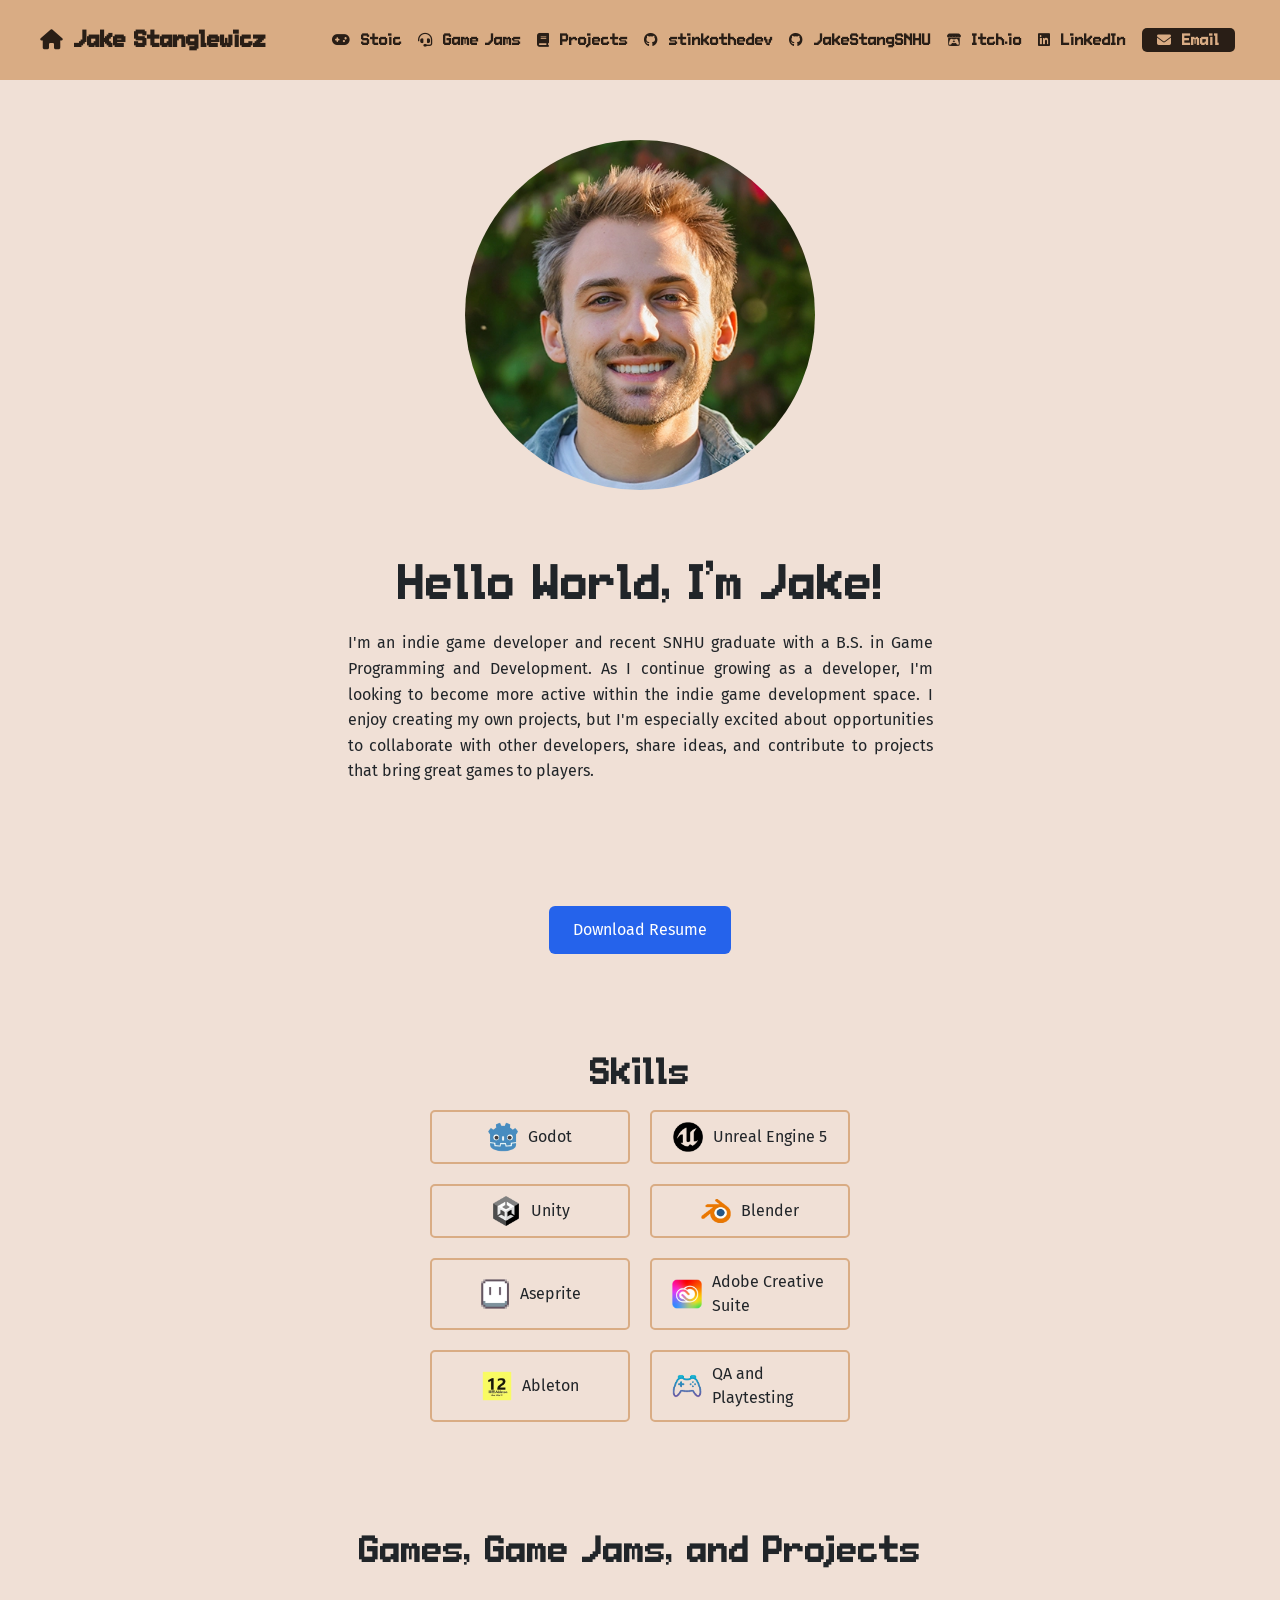
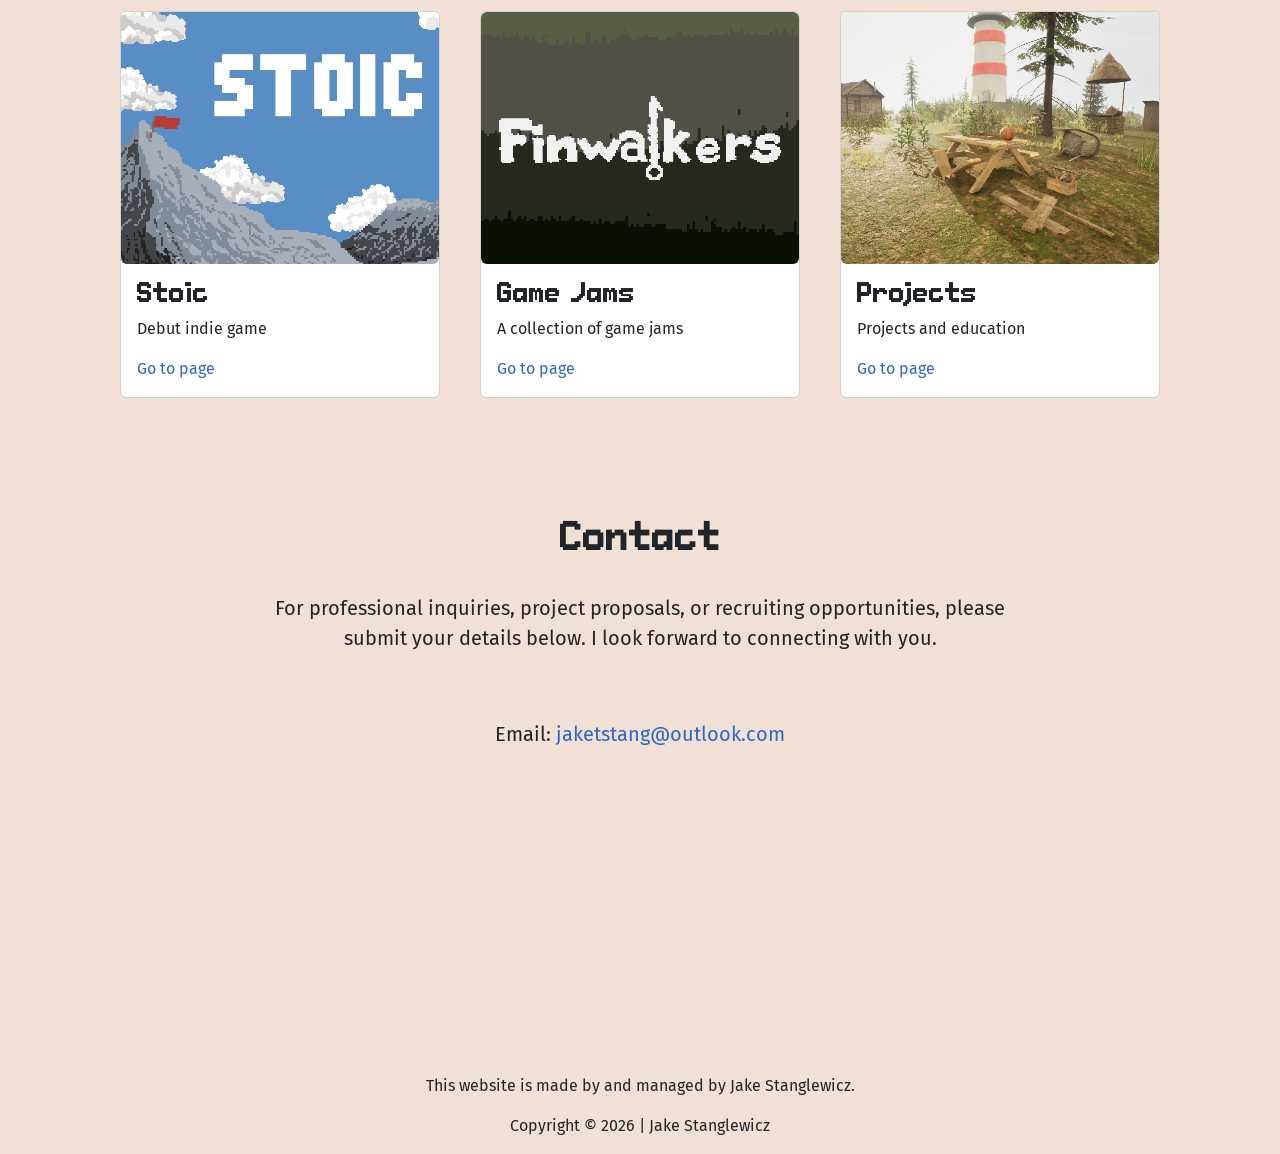
<file: index.html>
<!DOCTYPE html>
<html lang="en">
<head>
    <meta charset="UTF-8">
    <meta name="viewport" content="width=device-width, initial-scale=1.0">
    <meta name="description" content="Welcome to my web development and design portfolio. Check out my latest work and projects.">

    <!-- Fonts Preconnect -->
    <link rel="preconnect" href="https://fonts.googleapis.com">
    <link rel="preconnect" href="https://fonts.gstatic.com" crossorigin>
    
    <link href="https://fonts.googleapis.com/css2?family=Fira+Sans:ital,wght@0,400;0,600;1,400;1,600&display=swap" rel="stylesheet">

    <link rel="stylesheet" href="https://cdnjs.cloudflare.com/ajax/libs/font-awesome/6.5.1/css/all.min.css" integrity="sha512-DTOQO9RWCH3ppGqcWaEA1BIZOC6xxalwEsw9c2QQeAIftl+Vegovlnee1c9QX4TctnWMn13TZye+giMm8e2LwA==" crossorigin="anonymous" referrerpolicy="no-referrer" />

    <!-- 1. The Local Bootstrap Style Link -->
    <link rel="stylesheet" href="bootstrap.min.css">

    <!-- Your Custom Stylesheet -->
    <link rel="stylesheet" href="styles.css">

    <title>Jake Stanglewicz Portfolio</title>
</head>

<body class="body-one">
    <!--- NAVBAR 1 - TOP LINKS -->
    <nav class="index-nav">
        <div class="left">
            <a href="/">
                <i class="fa-solid fa-house"></i>
                Jake Stanglewicz
            </a>
        </div>

        <div class="right">

            <a href="stoic.html" target="_self" rel="noopener noreferrer">
                <i class="fa-solid fa-gamepad"></i>
                <span>Stoic</span>
            </a>

            <a href="gamejams.html" target="_self" rel="noopener noreferrer">
                <i class="fa-solid fa-headset"></i>
                <span>Game Jams</span>
            </a>

            <a href="projects.html" target="_self" rel="noopener noreferrer">
                <i class="fa-solid fa-book"></i>
                <span>Projects</span>
            </a>

            <!-- <a href="Experiences" target="_blank" rel="noopener noreferrer">
                <i class="fa-solid fa-handshake"></i>
                <span>Experiences</span>
            </a> -->

            <a href="https://github.com/stinkothedev" target="_blank" rel="noopener noreferrer">
                <i class="fa-brands fa-github"></i>
                <span>stinkothedev</span>
            </a>

            <a href="https://github.com/JakeStangSNHU" target="_blank" rel="noopener noreferrer">
                <i class="fa-brands fa-github"></i>
                <span>JakeStangSNHU</span>
            </a>


            <a href="https://stinkothedev.itch.io/" target="_blank" rel="noopener noreferrer">
                <i class="fa-brands fa-itch-io"></i>
                <span>Itch.io</span>
            </a>

            <a href="https://www.linkedin.com/in/jake-stanglewicz-2516b224b/" target="_blank" rel="noopener noreferrer">
                <i class="fa-brands fa-linkedin"></i>
                <span>LinkedIn</span>
            </a>

            <a href="mailto:jaketstang@outlook.com">
                <i class="fa-solid fa-envelope"></i>
                <span>Email</span>
            </a>

        </div>
    </nav>

    

    <main>


        <!-- Hero Headshot -->
         <section class="headshot-section">
            <div class="headshot">
                <img src="Images/hero-headshot-fixed.webp" alt="Jake Stanglewicz Headshot">
            </div>
         </section>

        <!--- Section 1: Hero -->
        <section class="hero-section">

            <div class="text">
                <h2>Hello World, I'm Jake!</h2>
                <p>I'm an indie game developer and recent SNHU graduate with a B.S. in Game Programming and Development. 
                    As I continue growing as a developer, I'm looking to become more active within the indie game development space. 
                    I enjoy creating my own projects, but I'm especially excited about opportunities to collaborate with other developers, 
                    share ideas, and contribute to projects that bring great games to players.</p>
            
                <!-- <div class="links">

                    <a href="#skills">
                        <i class="fa-solid fa-code"></i>
                        <span>Skills</span>
                    </a>

                    <a href="#gamesandprojects">
                        <i class="fa-solid fa-gamepad"></i>
                        <span>Games and Projects</span>
                    </a>

                    <a href="#contact">
                        <i class="fa-solid fa-envelope"></i>
                        <span>Contact</span>
                    </a> -->

                </div>
            </div>
        </section>

        <!-- SECTION: RESUME -->
        <section id="resume" class="resume-section">
            <a href="Resume/Jake Stang Oct Resume.pdf" download="JakeStang_Resume.pdf" class="btn-download">
            Download Resume
            </a>
        </section>



        <!--- Section 2: Skills -->
        <section id="skills" class="skills-section">
            <h2>Skills</h2>

            <div class="cells">
                <div class="cell">
                    <img src="Images/godot-logo.webp" alt="godot logo">
                    <span>Godot</span>
                </div>

                <div class="cell">
                    <img src="Images/ue5-logo.webp" alt="ue5 logo">
                    <span>Unreal Engine 5</span>
                </div>

                <div class="cell">
                    <img src="Images/unity-logo.webp" alt="unity logo">
                    <span>Unity</span>
                </div>

                <div class="cell">
                    <img src="Images/blender-logo.webp" alt="blender logo">
                    <span>Blender</span>
                </div>

                <div class="cell">
                    <img src="Images/aseprite-logo.webp" alt="aseprite logo">
                    <span>Aseprite</span>
                </div>

                <div class="cell">
                    <img src="Images/adobe-logo.webp" alt="adobe logo">
                    <span>Adobe Creative Suite</span>
                </div>

                <div class="cell">
                    <img src="Images/ableton-logo.webp" alt="ableton logo">
                    <span>Ableton</span>
                </div>

                <div class="cell">
                    <img src="Images/playtest-logo.webp" alt="controller icon">
                    <span>QA and Playtesting</span>
                </div>

            </div>

        </section>



        <!--- Section 3 - GAMES - PROJECTS - EXPERIENCES -->
       <div id="gamesandprojects" class="pages-section">
        <h1>Games, Game Jams, and Projects</h1>



            <div class = center>

                <div class="cells">

                    <section class="card" style="max-width: 320px">
                        <img src="Images/Stoic/stoic-button-picture.png" class="card-img-top" alt="...">
                        <div class="card-body">
                            <h4 class="card-title">Stoic</h4>
                            <p class="card-text">Debut indie game</p>
                            <a href="stoic.html" class="btn-solid theme-primary">Go to page</a>
                        </div>
                    </section>

                    <section class="card" style="max-width: 320px">
                        <img src="Images/GameJams/finwalkers itchio picture.png" class="card-img-top" alt="...">
                        <div class="card-body">
                            <h4 class="card-title">Game Jams</h4>
                            <p class="card-text">A collection of game jams</p>
                            <a href="gamejams.html" class="btn-solid theme-primary">Go to page</a>
                        </div>
                    </section>

                    <section class="card" style="max-width: 320px">
                        <img src="Images/projects-capsule-env.png" class="card-img-top" alt="...">
                        <div class="card-body">
                            <h4 class="card-title">Projects</h4>
                            <p class="card-text">Projects and education</p>
                            <a href="projects.html" class="btn-solid theme-primary">Go to page</a>
                        </div>
                    </section>

                    <!-- <section class="card" style="max-width: 320px">
                        <img src="Images/experiences-capsule-temp.png" class="card-img-top" alt="...">
                        <div class="card-body">
                            <h4 class="card-title">Experiences</h4>
                            <p class="card-text">Things I've done</p>
                            <a href="experiences.html" class="btn-solid theme-primary">Go to page</a>
                        </div>
                    </section> -->

                </div>

            </div>

        </div>







        <!--- Section 4: Contact -->
        <section id="contact" class="contact-section">
            <h2>Contact</h2>

            <div class="group">

                <p>For professional inquiries, project proposals, or recruiting opportunities, please submit your details below. 
                    I look forward to connecting with you.</p>
                <p>Email: <a href="mailto:jaketstang@outlook.com">jaketstang@outlook.com</a></p>

            </div>


        </section>






        <section class="footer">
            <p>
                This website is made by and managed by Jake Stanglewicz.
            </p>
            <p>
                Copyright © 2026 | Jake Stanglewicz
            </p>

        </section>




    </main>

<script src="bootstrap.bundle.min.js"></script>
</body>
</html>
</file>
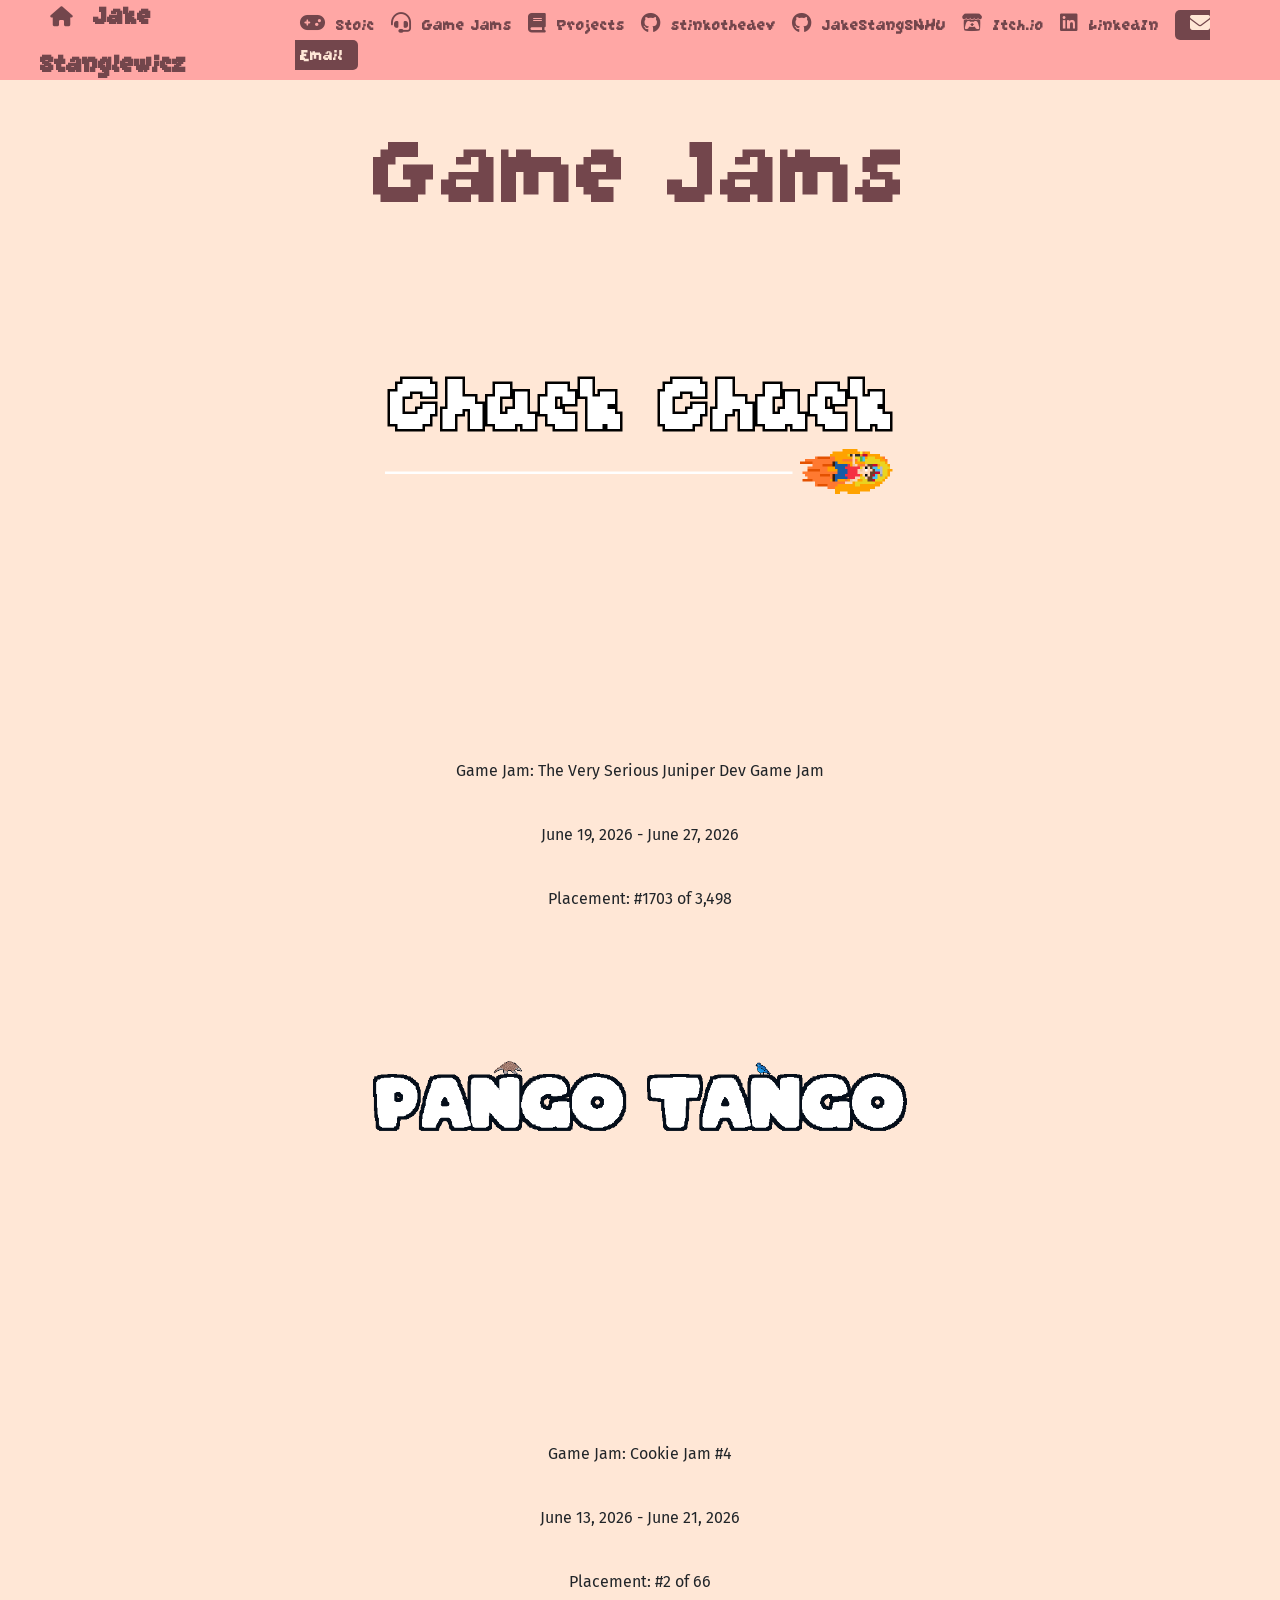
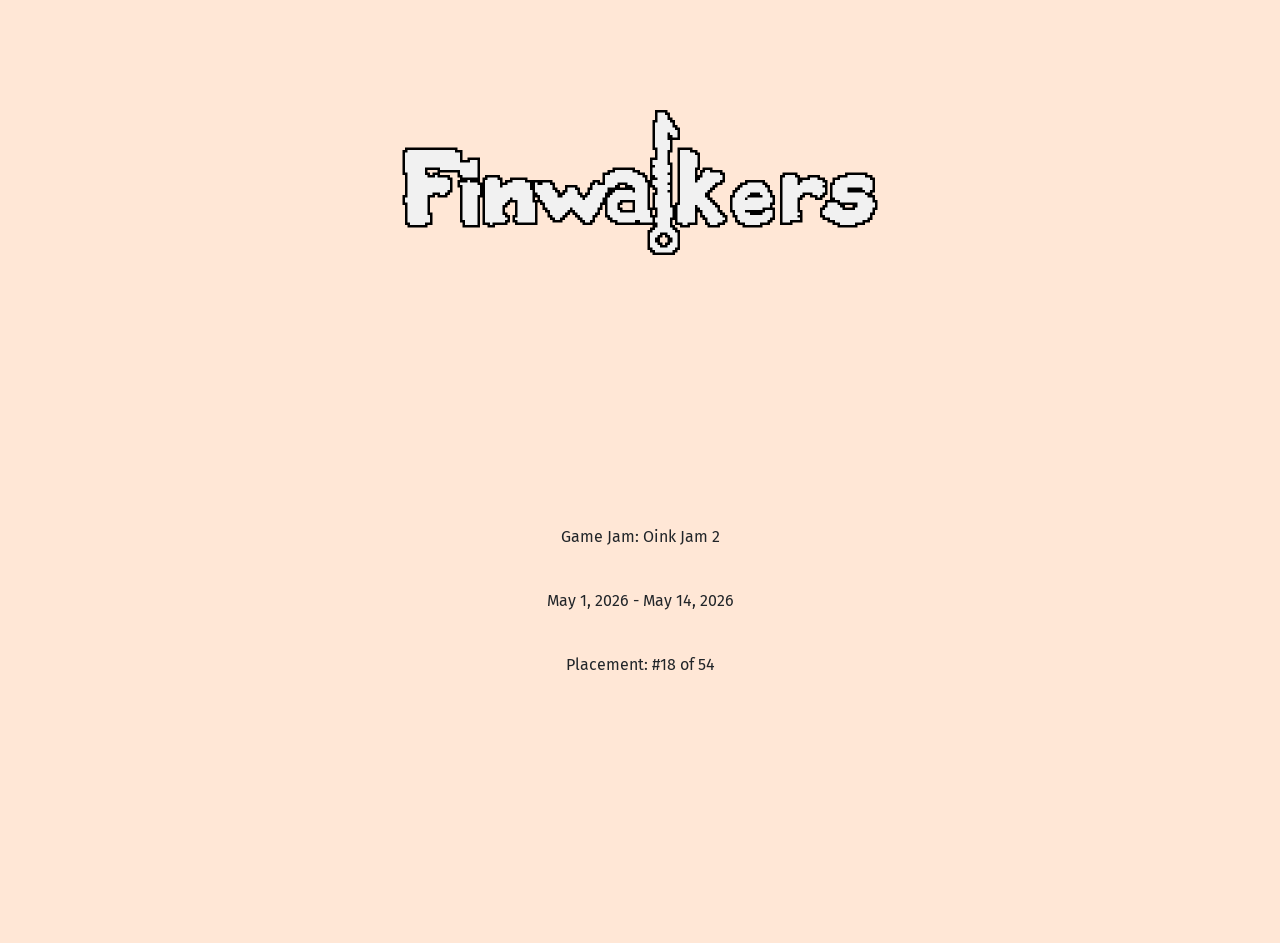
<file: gamejams.html>
<!DOCTYPE html>
<html lang="en">
<head>
    <meta charset="UTF-8">
    <meta name="viewport" content="width=device-width, initial-scale=1.0">
    <meta name="description" content="Welcome to my web development and design portfolio. Check out my latest work and projects.">

    <!-- Fonts Preconnect -->
    <link rel="preconnect" href="https://fonts.googleapis.com">
    <link rel="preconnect" href="https://fonts.gstatic.com" crossorigin>
    
    <link href="https://fonts.googleapis.com/css2?family=Fira+Sans:ital,wght@0,400;0,600;1,400;1,600&display=swap" rel="stylesheet">

    <link rel="stylesheet" href="https://cdnjs.cloudflare.com/ajax/libs/font-awesome/6.5.1/css/all.min.css" integrity="sha512-DTOQO9RWCH3ppGqcWaEA1BIZOC6xxalwEsw9c2QQeAIftl+Vegovlnee1c9QX4TctnWMn13TZye+giMm8e2LwA==" crossorigin="anonymous" referrerpolicy="no-referrer" />

    <!-- 1. The Local Bootstrap Style Link -->
    <link rel="stylesheet" href="bootstrap.min.css">
    
    <!-- Your Custom Stylesheet -->
    <link rel="stylesheet" href="gamejams-styles.css">

    <title>Jake Stanglewicz Portfolio</title>
</head>



<body class="body-three">

        <!--- NAVBAR 1 - TOP LINKS -->
    <nav class="gj-nav">
        <div class="left">
            
            <a href="/">
                <i class="fa-solid fa-house"></i>
                Jake Stanglewicz
            </a>
        </div>

        <div class="right">

            <a href="stoic.html" target="_self" rel="noopener noreferrer">
                <i class="fa-solid fa-gamepad"></i>
                <span>Stoic</span>
            </a>

            <a href="gamejams.html" target="_self" rel="noopener noreferrer">
                <i class="fa-solid fa-headset"></i>
                <span>Game Jams</span>
            </a>

            <a href="projects.html" target="_self" rel="noopener noreferrer">
                <i class="fa-solid fa-book"></i>
                <span>Projects</span>
            </a>

            <!-- <a href="Experiences" target="_blank" rel="noopener noreferrer">
                <i class="fa-solid fa-handshake"></i>
                <span>Experiences</span>
            </a> -->

            <a href="https://github.com/stinkothedev" target="_blank" rel="noopener noreferrer">
                <i class="fa-brands fa-github"></i>
                <span>stinkothedev</span>
            </a>

            <a href="https://github.com/JakeStangSNHU" target="_blank" rel="noopener noreferrer">
                <i class="fa-brands fa-github"></i>
                <span>JakeStangSNHU</span>
            </a>


            <a href="https://stinkothedev.itch.io/" target="_blank" rel="noopener noreferrer">
                <i class="fa-brands fa-itch-io"></i>
                <span>Itch.io</span>
            </a>

            <a href="https://www.linkedin.com/in/jake-stanglewicz-2516b224b/" target="_blank" rel="noopener noreferrer">
                <i class="fa-brands fa-linkedin"></i>
                <span>LinkedIn</span>
            </a>

            <a href="mailto:jaketstang@outlook.com">
                <i class="fa-solid fa-envelope"></i>
                <span>Email</span>
            </a>

        </div>
    </nav>

    <div class="gamejams-title">
        <h1> Game Jams </h1>
    </div>


    <section class="chuckchuck-section">
        <div class="chuckchuck-stack">
            <img src="Images/GameJams/chuckchuck-banner.png" alt="">
            <iframe frameborder="0" src="https://itch.io/embed/4710854" width="552" height="167"><a href="https://stinkothedev.itch.io/chuck-chuck">Chuck Chuck by stinkothedev, mcbrib</a></iframe>
            <p>Game Jam: The Very Serious Juniper Dev Game Jam</p>
            <p>June 19, 2026 - June 27, 2026</p>
            <p>Placement: #1703 of 3,498</p>
        </div>
    </section>

    <section class="pangotango-section">
        <div class="pangotango-stack">
            <img src="Images/GameJams/pangotango-banner.png" alt="">
            <iframe frameborder="0" src="https://itch.io/embed/4695710" width="552" height="167"><a href="https://ryecai.itch.io/pango-tango">Pango Tango by RyeCai, stinkothedev</a></iframe>
            <p>Game Jam: Cookie Jam #4</p>
            <p>June 13, 2026 - June 21, 2026</p>
            <p>Placement: #2 of 66</p>
        </div>
    </section>

    <section class="finwalkers-section">
        <div class="finwalkers-stack">
            <img src="Images/GameJams/finwalkers-banner.png" alt="">
            <iframe frameborder="0" src="https://itch.io/embed/4567937" width="552" height="167"><a href="https://stinkothedev.itch.io/finwalkers">Finwalkers by stinkothedev</a></iframe>
            <p>Game Jam: Oink Jam 2</p>
            <p>May 1, 2026 - May 14, 2026</p>
            <p>Placement: #18 of 54</p>
        </div>

    </section>



   <script src="bootstrap.bundle.min.js"></script> 
</body>
</html>
</file>
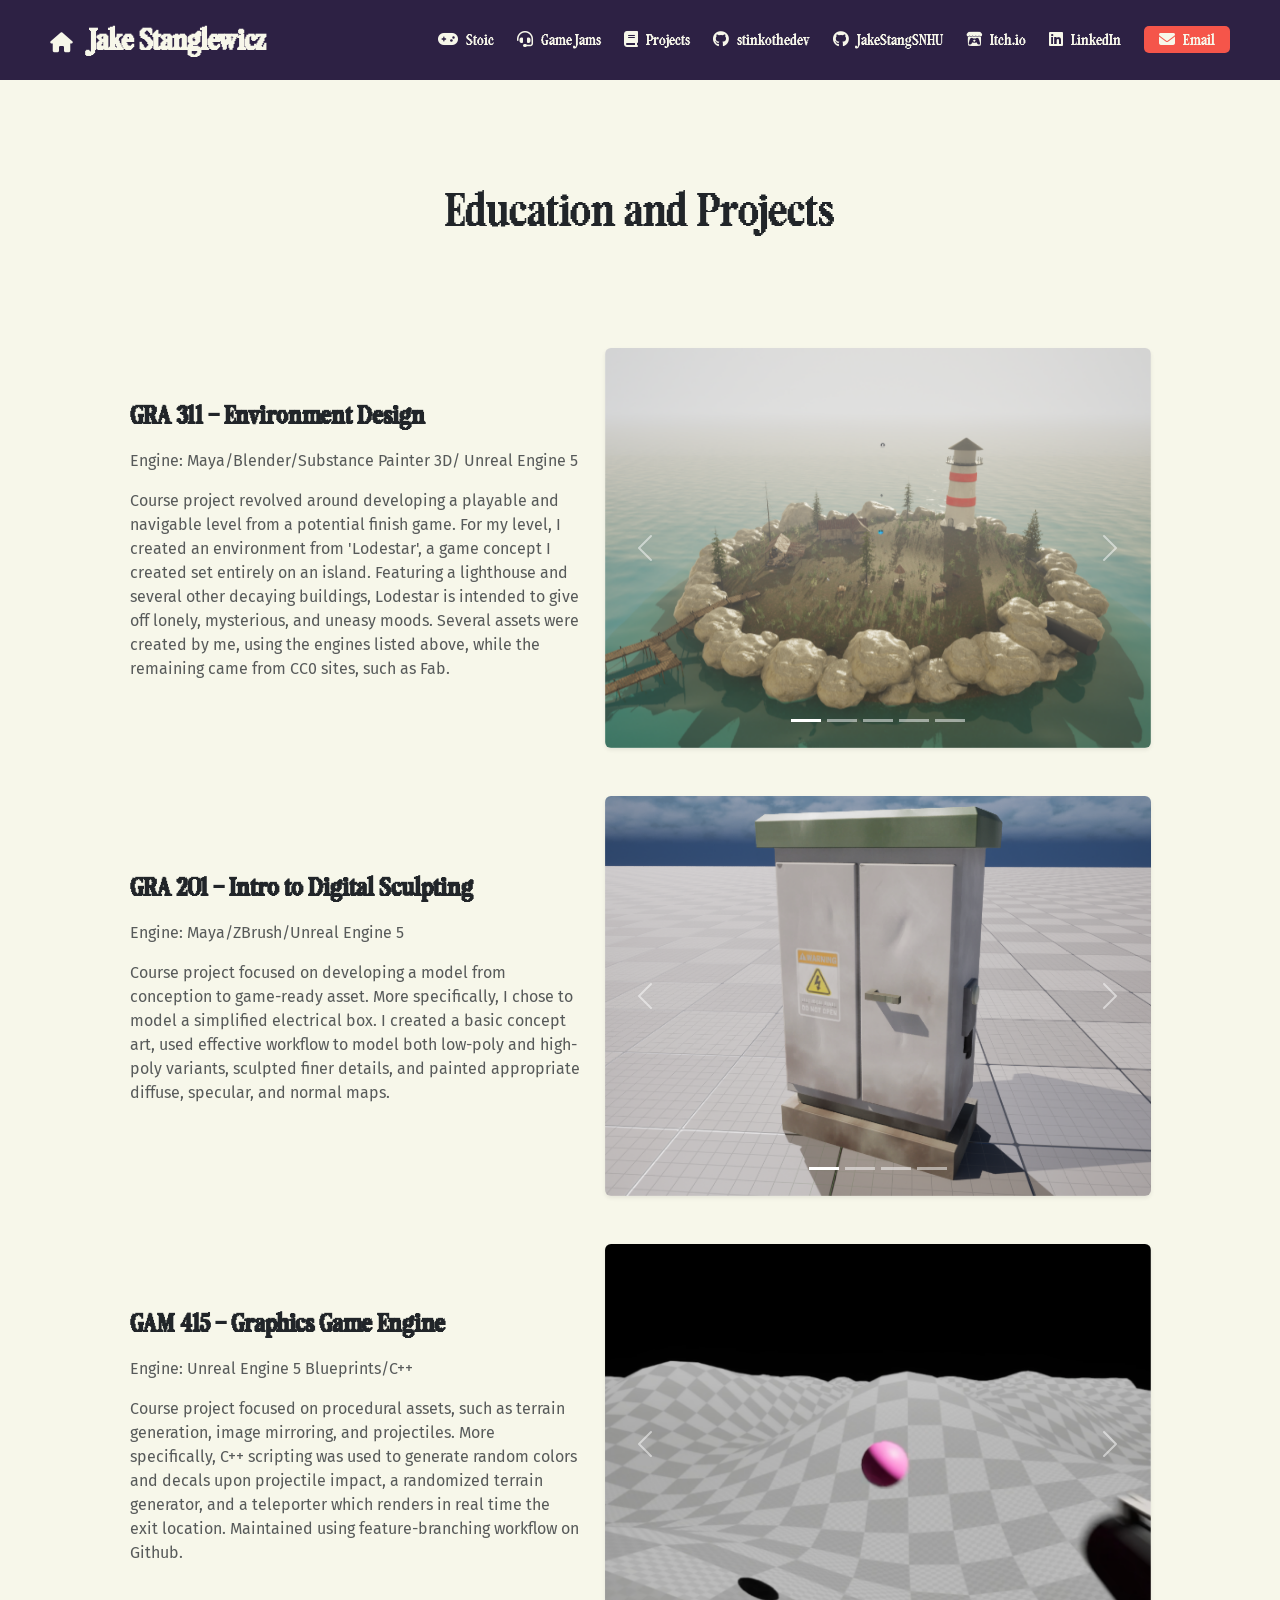
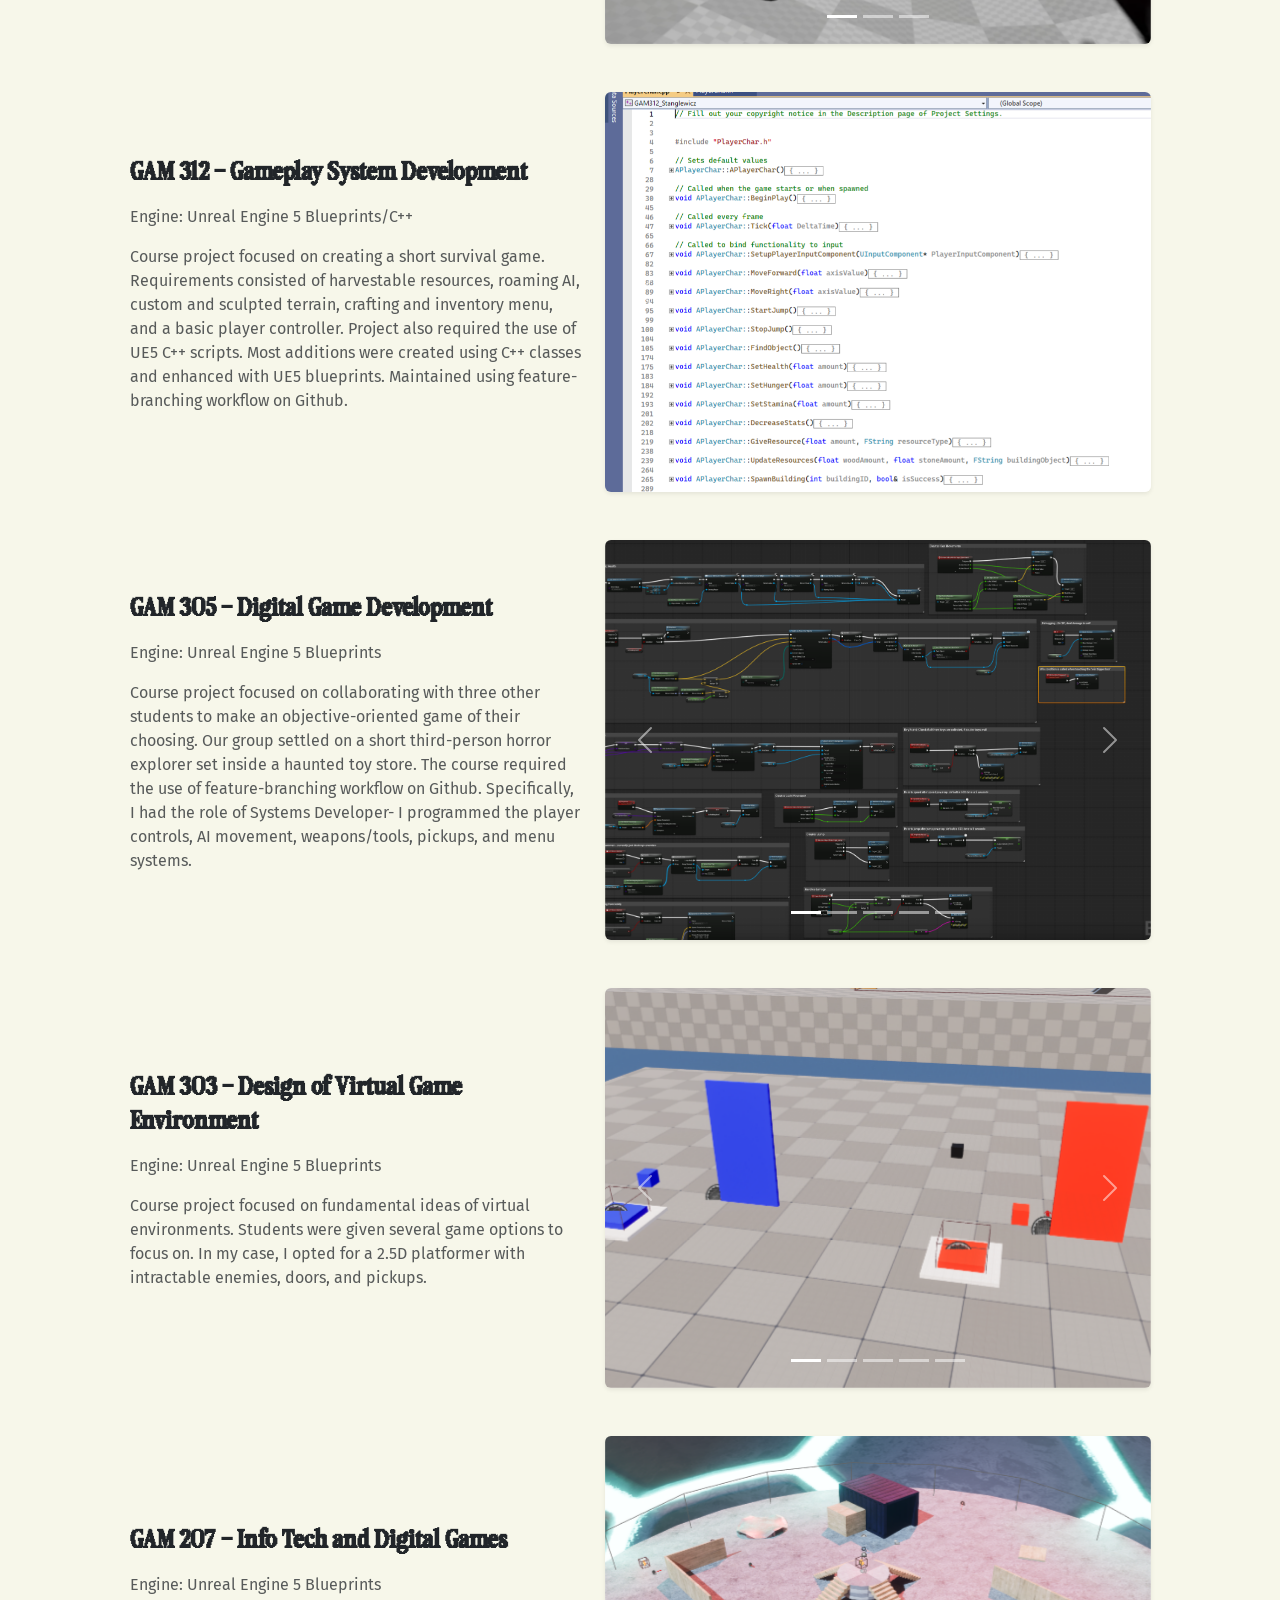
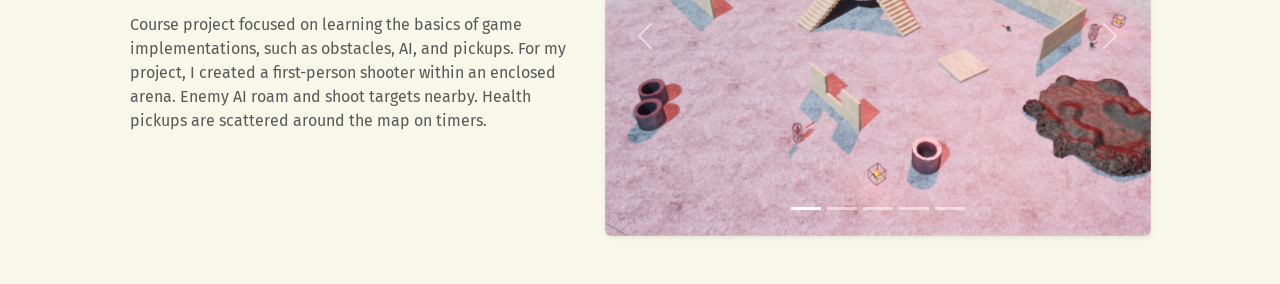
<file: projects.html>
<!DOCTYPE html>
<html lang="en">
<head>
    <meta charset="UTF-8">
    <meta name="viewport" content="width=device-width, initial-scale=1.0">
    <meta name="description" content="Welcome to my web development and design portfolio. Check out my latest work and projects.">

    <!-- Fonts Preconnect -->
    <link rel="preconnect" href="https://fonts.googleapis.com">
    <link rel="preconnect" href="https://fonts.gstatic.com" crossorigin>
    
    <link href="https://fonts.googleapis.com/css2?family=Fira+Sans:ital,wght@0,400;0,600;1,400;1,600&display=swap" rel="stylesheet">

    <link rel="stylesheet" href="https://cdnjs.cloudflare.com/ajax/libs/font-awesome/6.5.1/css/all.min.css" integrity="sha512-DTOQO9RWCH3ppGqcWaEA1BIZOC6xxalwEsw9c2QQeAIftl+Vegovlnee1c9QX4TctnWMn13TZye+giMm8e2LwA==" crossorigin="anonymous" referrerpolicy="no-referrer" />


    <!-- 1. The Local Bootstrap Style Link -->
    <link rel="stylesheet" href="bootstrap.min.css">

    
    <!-- Your Custom Stylesheet -->
    <link rel="stylesheet" href="projects-styles.css">

    <title>Jake Stanglewicz Portfolio</title>
</head>


<body class="body-four">

    <!--- NAVBAR 1 - TOP LINKS -->
    <nav class="projects-nav">
        <div class="left">
            <a href="/">
                <i class="fa-solid fa-house"></i>
                Jake Stanglewicz
            </a>
        </div>

        <div class="right">

            <a href="stoic.html" target="_self" rel="noopener noreferrer">
                <i class="fa-solid fa-gamepad"></i>
                <span>Stoic</span>
            </a>

            <a href="gamejams.html" target="_self" rel="noopener noreferrer">
                <i class="fa-solid fa-headset"></i>
                <span>Game Jams</span>
            </a>

            <a href="projects.html" target="_self" rel="noopener noreferrer">
                <i class="fa-solid fa-book"></i>
                <span>Projects</span>
            </a>

            <!-- <a href="Experiences" target="_blank" rel="noopener noreferrer">
                <i class="fa-solid fa-handshake"></i>
                <span>Experiences</span>
            </a> -->

            <a href="https://github.com/stinkothedev" target="_blank" rel="noopener noreferrer">
                <i class="fa-brands fa-github"></i>
                <span>stinkothedev</span>
            </a>

            <a href="https://github.com/JakeStangSNHU" target="_blank" rel="noopener noreferrer">
                <i class="fa-brands fa-github"></i>
                <span>JakeStangSNHU</span>
            </a>


            <a href="https://stinkothedev.itch.io/" target="_blank" rel="noopener noreferrer">
                <i class="fa-brands fa-itch-io"></i>
                <span>Itch.io</span>
            </a>

            <a href="https://www.linkedin.com/in/jake-stanglewicz-2516b224b/" target="_blank" rel="noopener noreferrer">
                <i class="fa-brands fa-linkedin"></i>
                <span>LinkedIn</span>
            </a>

            <a href="mailto:jaketstang@outlook.com">
                <i class="fa-solid fa-envelope"></i>
                <span>Email</span>
            </a>

        </div>
    </nav>

    <div class="projects-title">
        <h1> Education and Projects </h1>
    </div>

    <div class="container my-5">
        <div class="row align-items-center justify-content-center">
            
            <!-- Left Column: Short Paragraph -->
            <div class="col-lg-5 col-md-6 mb-4 mb-md-0">
            <h3 class="fw-bold mb-3">GRA 311 - Environment Design </h3>
            <p class="text-muted">
                Engine: Maya/Blender/Substance Painter 3D/ Unreal Engine 5
            </p>
            <p class="text-muted">
                Course project revolved around developing a playable and navigable level from a potential finish game. For my level, I created an environment from 'Lodestar', a
                game concept I created set entirely on an island. Featuring a lighthouse and several other decaying buildings, Lodestar is intended to give off lonely, mysterious, and uneasy moods.
                Several assets were created by me, using the engines listed above, while the remaining came from CC0 sites, such as Fab.
            </div>
            
            <!-- Right Column: Auto-sliding & Controlled Carousel -->
            <div class="col-lg-6 col-md-6">
            <div id="gam311ScreenshotCarousel" class="carousel slide shadow-sm rounded overflow-hidden" data-bs-ride="carousel">
                
                <!-- Carousel Indicators (The little dots at the bottom, optional) -->
                <div class="carousel-indicators">
                <button type="button" data-bs-target="#gameScreenshotCarousel" data-bs-slide-to="0" class="active" aria-current="true" aria-label="Slide 1"></button>
                <button type="button" data-bs-target="#gameScreenshotCarousel" data-bs-slide-to="1" aria-label="Slide 2"></button>
                <button type="button" data-bs-target="#gameScreenshotCarousel" data-bs-slide-to="2" aria-label="Slide 3"></button>
                <button type="button" data-bs-target="#gameScreenshotCarousel" data-bs-slide-to="3" aria-label="Slide 4"></button>
                <button type="button" data-bs-target="#gameScreenshotCarousel" data-bs-slide-to="4" aria-label="Slide 5"></button>
                </div>

                <!-- Carousel Images -->
                <div class="carousel-inner">
                    <div class="carousel-item active" data-bs-interval="4000"> <!-- Changes slides every 4 seconds -->
                        <img src="Images/School/GRA 311/wor1.png" class="d-block w-100" alt="Game Screenshot 1">
                    </div>
                    <div class="carousel-item" data-bs-interval="4000">
                        <img src="Images/School/GRA 311/wor2.png" class="d-block w-100" alt="Game Screenshot 2">
                    </div>
                    <div class="carousel-item" data-bs-interval="4000">
                        <img src="Images/School/GRA 311/wor3.png" class="d-block w-100" alt="Game Screenshot 3">
                    </div>
                    <div class="carousel-item" data-bs-interval="4000">
                        <img src="Images/School/GRA 311/wor4.png" class="d-block w-100" alt="Game Screenshot 4">
                    </div>
                    <div class="carousel-item" data-bs-interval="4000">
                        <img src="Images/School/GRA 311/wor5.png" class="d-block w-100" alt="Game Screenshot 5">
                    </div>
                </div>

                <!-- Manual Controls (Previous / Next Buttons) -->
                <button class="carousel-control-prev" type="button" data-bs-target="#gam311ScreenshotCarousel" data-bs-slide="prev">
                <span class="carousel-control-prev-icon" aria-hidden="true"></span>
                <span class="visually-hidden">Previous</span>
                </button>
                <button class="carousel-control-next" type="button" data-bs-target="#gam311ScreenshotCarousel" data-bs-slide="next">
                <span class="carousel-control-next-icon" aria-hidden="true"></span>
                <span class="visually-hidden">Next</span>
                </button>

            </div>
            </div>

        </div>
    </div>

    <div class="container my-5">
        <div class="row align-items-center justify-content-center">
            
            <!-- Left Column: Short Paragraph -->
            <div class="col-lg-5 col-md-6 mb-4 mb-md-0">
            <h3 class="fw-bold mb-3">GRA 201 - Intro to Digital Sculpting </h3>
            <p class="text-muted">
                Engine: Maya/ZBrush/Unreal Engine 5
            </p>
            <p class="text-muted">
                Course project focused on developing a model from conception to game-ready asset. More specifically, I chose to model a simplified electrical box. I created a basic concept art,
                used effective workflow to model both low-poly and high-poly variants, sculpted finer details, and painted appropriate diffuse, specular, and normal maps.
            </div>
            
            <!-- Right Column: Auto-sliding & Controlled Carousel -->
            <div class="col-lg-6 col-md-6">
            <div id="gam201ScreenshotCarousel" class="carousel slide shadow-sm rounded overflow-hidden" data-bs-ride="carousel">
                
                <!-- Carousel Indicators (The little dots at the bottom, optional) -->
                <div class="carousel-indicators">
                <button type="button" data-bs-target="#gameScreenshotCarousel" data-bs-slide-to="0" class="active" aria-current="true" aria-label="Slide 1"></button>
                <button type="button" data-bs-target="#gameScreenshotCarousel" data-bs-slide-to="1" aria-label="Slide 2"></button>
                <button type="button" data-bs-target="#gameScreenshotCarousel" data-bs-slide-to="2" aria-label="Slide 3"></button>
                <button type="button" data-bs-target="#gameScreenshotCarousel" data-bs-slide-to="3" aria-label="Slide 4"></button>
                </div>

                <!-- Carousel Images -->
                <div class="carousel-inner">
                    <div class="carousel-item active" data-bs-interval="4000"> <!-- Changes slides every 4 seconds -->
                        <img src="Images/School/GRA 201/sc3.png" class="d-block w-100" alt="Game Screenshot 1">
                    </div>
                    <div class="carousel-item" data-bs-interval="4000">
                        <img src="Images/School/GRA 201/sc4.png" class="d-block w-100" alt="Game Screenshot 2">
                    </div>
                    <div class="carousel-item" data-bs-interval="4000">
                        <img src="Images/School/GRA 201/slides1.png" class="d-block w-100" alt="Game Screenshot 3">
                    </div>
                    <div class="carousel-item" data-bs-interval="4000">
                        <img src="Images/School/GRA 201/slides2.png" class="d-block w-100" alt="Game Screenshot 4">
                    </div>
                </div>

                <!-- Manual Controls (Previous / Next Buttons) -->
                <button class="carousel-control-prev" type="button" data-bs-target="#gam201ScreenshotCarousel" data-bs-slide="prev">
                <span class="carousel-control-prev-icon" aria-hidden="true"></span>
                <span class="visually-hidden">Previous</span>
                </button>
                <button class="carousel-control-next" type="button" data-bs-target="#gam201ScreenshotCarousel" data-bs-slide="next">
                <span class="carousel-control-next-icon" aria-hidden="true"></span>
                <span class="visually-hidden">Next</span>
                </button>

            </div>
            </div>

        </div>
    </div>

    <div class="container my-5">
        <div class="row align-items-center justify-content-center">
            
            <!-- Left Column: Short Paragraph -->
            <div class="col-lg-5 col-md-6 mb-4 mb-md-0">
            <h3 class="fw-bold mb-3">GAM 415 - Graphics Game Engine</h3>
            <p class="text-muted">
                Engine: Unreal Engine 5 Blueprints/C++
            </p>
            <p class="text-muted">
                Course project focused on procedural assets, such as terrain generation, image mirroring, and projectiles. More specifically, C++ scripting was used to generate random colors 
                and decals upon projectile impact, a randomized terrain generator, and a teleporter which renders in real time the exit location. Maintained using feature-branching workflow on Github.
            </div>
            
            <!-- Right Column: Auto-sliding & Controlled Carousel -->
            <div class="col-lg-6 col-md-6">
            <div id="gameScreenshotCarousel" class="carousel slide shadow-sm rounded overflow-hidden" data-bs-ride="carousel">
                
                <!-- Carousel Indicators (The little dots at the bottom, optional) -->
                <div class="carousel-indicators">
                <button type="button" data-bs-target="#gameScreenshotCarousel" data-bs-slide-to="0" class="active" aria-current="true" aria-label="Slide 1"></button>
                <button type="button" data-bs-target="#gameScreenshotCarousel" data-bs-slide-to="1" aria-label="Slide 2"></button>
                <button type="button" data-bs-target="#gameScreenshotCarousel" data-bs-slide-to="2" aria-label="Slide 3"></button>
                </div>

                <!-- Carousel Images -->
                <div class="carousel-inner">
                    <div class="carousel-item active" data-bs-interval="4000"> <!-- Changes slides every 4 seconds -->
                        <img src="Images/School/GAM 415/image.png" class="d-block w-100" alt="Game Screenshot 1">
                    </div>
                    <div class="carousel-item" data-bs-interval="4000">
                        <img src="Images/School/GAM 415/image2.png" class="d-block w-100" alt="Game Screenshot 2">
                    </div>
                    <div class="carousel-item" data-bs-interval="4000">
                        <img src="Images/School/GAM 415/image3.png" class="d-block w-100" alt="Game Screenshot 3">
                    </div>
                </div>

                <!-- Manual Controls (Previous / Next Buttons) -->
                <button class="carousel-control-prev" type="button" data-bs-target="#gameScreenshotCarousel" data-bs-slide="prev">
                <span class="carousel-control-prev-icon" aria-hidden="true"></span>
                <span class="visually-hidden">Previous</span>
                </button>
                <button class="carousel-control-next" type="button" data-bs-target="#gameScreenshotCarousel" data-bs-slide="next">
                <span class="carousel-control-next-icon" aria-hidden="true"></span>
                <span class="visually-hidden">Next</span>
                </button>

            </div>
            </div>

        </div>
    </div>

    <div class="container my-5">
        <div class="row align-items-center justify-content-center">
            
            <!-- Left Column: Short Paragraph -->
            <div class="col-lg-5 col-md-6 mb-4 mb-md-0">
            <h3 class="fw-bold mb-3">GAM 312 - Gameplay System Development</h3>
            <p class="text-muted">
                Engine: Unreal Engine 5 Blueprints/C++
            </p>
            <p class="text-muted">
                Course project focused on creating a short survival game. Requirements consisted of harvestable resources, roaming AI, custom and sculpted terrain, crafting and inventory menu, and a basic player controller.
Project also required the use of UE5 C++ scripts. Most additions were created using C++ classes and enhanced with UE5 blueprints. Maintained using feature-branching workflow on Github.
            </div>
            
            <!-- Right Column: Auto-sliding & Controlled Carousel -->
            <div class="col-lg-6 col-md-6">
            <div id="gameScreenshotCarousel" class="carousel slide shadow-sm rounded overflow-hidden" data-bs-ride="carousel">
                
                <!-- Carousel Indicators (The little dots at the bottom, optional) -->
                <div class="carousel-indicators">
                <button type="button" data-bs-target="#gameScreenshotCarousel" data-bs-slide-to="0" class="active" aria-current="true" aria-label="Slide 1"></button>
                <button type="button" data-bs-target="#gameScreenshotCarousel" data-bs-slide-to="1" aria-label="Slide 2"></button>
                <button type="button" data-bs-target="#gameScreenshotCarousel" data-bs-slide-to="2" aria-label="Slide 3"></button>
                <button type="button" data-bs-target="#gameScreenshotCarousel" data-bs-slide-to="3" aria-label="Slide 4"></button>
                <button type="button" data-bs-target="#gameScreenshotCarousel" data-bs-slide-to="4" aria-label="Slide 5"></button>
                </div>

                <!-- Carousel Images -->
                <div class="carousel-inner">
                    <div class="carousel-item active" data-bs-interval="4000"> <!-- Changes slides every 4 seconds -->
                        <img src="Images/School/GAM 312/058b87f5-a111-46b5-855a-8a00e2458ef4_rw_1200.png" class="d-block w-100" alt="Game Screenshot 1">
                    </div>
                    <div class="carousel-item" data-bs-interval="4000">
                        <img src="Images/School/GAM 312/3969b6bf-93fe-4f46-824d-4c18eb90273c_rw_1920.png" class="d-block w-100" alt="Game Screenshot 2">
                    </div>
                    <div class="carousel-item" data-bs-interval="4000">
                        <img src="Images/School/GAM 312/5cfc5e4d-af75-416c-919a-f3ea4ae6f85c_rw_1920.png" class="d-block w-100" alt="Game Screenshot 3">
                    </div>
                    <div class="carousel-item" data-bs-interval="4000">
                        <img src="Images/School/GAM 312/747097f3-cf04-403a-a36b-1b344ef10930_rw_1920.png" class="d-block w-100" alt="Game Screenshot 4">
                    </div>
                    <div class="carousel-item" data-bs-interval="4000">
                        <img src="Images/School/GAM 312/fa0396a1-46ea-44de-b65d-b5d2962ee76f_rw_1920.png" class="d-block w-100" alt="Game Screenshot 5">
                    </div>
                </div>

                <!-- Manual Controls (Previous / Next Buttons) -->
                <button class="carousel-control-prev" type="button" data-bs-target="#gameScreenshotCarousel" data-bs-slide="prev">
                <span class="carousel-control-prev-icon" aria-hidden="true"></span>
                <span class="visually-hidden">Previous</span>
                </button>
                <button class="carousel-control-next" type="button" data-bs-target="#gameScreenshotCarousel" data-bs-slide="next">
                <span class="carousel-control-next-icon" aria-hidden="true"></span>
                <span class="visually-hidden">Next</span>
                </button>

            </div>
            </div>

        </div>
    </div>

    <div class="container my-5">
    <div class="row align-items-center justify-content-center">
        
        <!-- Left Column: Short Paragraph -->
        <div class="col-lg-5 col-md-6 mb-4 mb-md-0">
        <h3 class="fw-bold mb-3">GAM 305 - Digital Game Development</h3>
        <p class="text-muted">
            Engine: Unreal Engine 5 Blueprints
        </p>
        <p class="text-muted">
            Course project focused on collaborating with three other students to make an objective-oriented game of their choosing. Our group settled on a short third-person horror explorer set inside a haunted toy store. The course required the use of feature-branching workflow on Github.
    Specifically, I had the role of Systems Developer- I programmed the player controls, AI movement, weapons/tools, pickups, and menu systems. 
        </div>
        
        <!-- Right Column: Auto-sliding & Controlled Carousel -->
        <div class="col-lg-6 col-md-6">
        <div id="gam305ScreenshotCarousel" class="carousel slide shadow-sm rounded overflow-hidden" data-bs-ride="carousel">
            
            <!-- Carousel Indicators (The little dots at the bottom, optional) -->
            <div class="carousel-indicators">
            <button type="button" data-bs-target="#gameScreenshotCarousel" data-bs-slide-to="0" class="active" aria-current="true" aria-label="Slide 1"></button>
            <button type="button" data-bs-target="#gameScreenshotCarousel" data-bs-slide-to="1" aria-label="Slide 2"></button>
            <button type="button" data-bs-target="#gameScreenshotCarousel" data-bs-slide-to="2" aria-label="Slide 3"></button>
            <button type="button" data-bs-target="#gameScreenshotCarousel" data-bs-slide-to="3" aria-label="Slide 4"></button>
            <button type="button" data-bs-target="#gameScreenshotCarousel" data-bs-slide-to="4" aria-label="Slide 5"></button>
            </div>

            <!-- Carousel Images -->
            <div class="carousel-inner">
                <div class="carousel-item active" data-bs-interval="4000"> <!-- Changes slides every 4 seconds -->
                    <img src="Images/School/GAM 305/15b964f1-84f8-433c-a7bb-bf9f56edc7c2_rw_1920.png" class="d-block w-100" alt="Game Screenshot 1">
                </div>
                <div class="carousel-item" data-bs-interval="4000">
                    <img src="Images/School/GAM 305/1957a24f-24dc-43e8-9f92-29d0be6a6143_rw_1920.png" class="d-block w-100" alt="Game Screenshot 2">
                </div>
                <div class="carousel-item" data-bs-interval="4000">
                    <img src="Images/School/GAM 305/8ebf683b-2b15-4789-af3a-4883597ff005_rw_1920.png" class="d-block w-100" alt="Game Screenshot 3">
                </div>
                <div class="carousel-item" data-bs-interval="4000">
                    <img src="Images/School/GAM 305/bee35288-d048-4d4c-addb-b4fa4d3248bf_rw_1920.png" class="d-block w-100" alt="Game Screenshot 4">
                </div>
                <div class="carousel-item" data-bs-interval="4000">
                    <img src="Images/School/GAM 305/d0162751-321c-4a59-a1ac-5c6aa69df560_rw_1920.png" class="d-block w-100" alt="Game Screenshot 5">
                </div>
            </div>

            <!-- Manual Controls (Previous / Next Buttons) -->
            <button class="carousel-control-prev" type="button" data-bs-target="#gam305ScreenshotCarousel" data-bs-slide="prev">
            <span class="carousel-control-prev-icon" aria-hidden="true"></span>
            <span class="visually-hidden">Previous</span>
            </button>
            <button class="carousel-control-next" type="button" data-bs-target="#gam305ScreenshotCarousel" data-bs-slide="next">
            <span class="carousel-control-next-icon" aria-hidden="true"></span>
            <span class="visually-hidden">Next</span>
            </button>

        </div>
        </div>

    </div>
    </div>

    <div class="container my-5">
    <div class="row align-items-center justify-content-center">
        
        <!-- Left Column: Short Paragraph -->
        <div class="col-lg-5 col-md-6 mb-4 mb-md-0">
        <h3 class="fw-bold mb-3">GAM 303 - Design of Virtual Game Environment</h3>
        <p class="text-muted">
            Engine: Unreal Engine 5 Blueprints
        </p>
        <p class="text-muted">
            Course project focused on fundamental ideas of virtual environments. Students were given several game options to focus on. In my case, I opted for a 2.5D platformer with intractable enemies, doors, and pickups. 
        </div>
        
        <!-- Right Column: Auto-sliding & Controlled Carousel -->
        <div class="col-lg-6 col-md-6">
        <div id="gam303ScreenshotCarousel" class="carousel slide shadow-sm rounded overflow-hidden" data-bs-ride="carousel">
            
            <!-- Carousel Indicators (The little dots at the bottom, optional) -->
            <div class="carousel-indicators">
            <button type="button" data-bs-target="#gameScreenshotCarousel" data-bs-slide-to="0" class="active" aria-current="true" aria-label="Slide 1"></button>
            <button type="button" data-bs-target="#gameScreenshotCarousel" data-bs-slide-to="1" aria-label="Slide 2"></button>
            <button type="button" data-bs-target="#gameScreenshotCarousel" data-bs-slide-to="2" aria-label="Slide 3"></button>
            <button type="button" data-bs-target="#gameScreenshotCarousel" data-bs-slide-to="3" aria-label="Slide 4"></button>
            <button type="button" data-bs-target="#gameScreenshotCarousel" data-bs-slide-to="4" aria-label="Slide 5"></button>
            </div>

            <!-- Carousel Images -->
            <div class="carousel-inner">
                <div class="carousel-item active" data-bs-interval="4000"> <!-- Changes slides every 4 seconds -->
                    <img src="Images/School/GAM 303/265cd940-8e19-4f2e-83e3-fc438b6030e0_rw_1920.png" class="d-block w-100" alt="Game Screenshot 1">
                </div>
                <div class="carousel-item" data-bs-interval="4000">
                    <img src="Images/School/GAM 303/60d3f5f0-e7e1-4bfe-90ee-2e259295575a_rw_1920.png" class="d-block w-100" alt="Game Screenshot 2">
                </div>
                <div class="carousel-item" data-bs-interval="4000">
                    <img src="Images/School/GAM 303/6c2b846d-5b43-4a05-923d-9da79cc310da_rw_1920.png" class="d-block w-100" alt="Game Screenshot 3">
                </div>
                <div class="carousel-item" data-bs-interval="4000">
                    <img src="Images/School/GAM 303/a146a9be-1ca8-4e88-9701-499356b44668_rw_1920.png" class="d-block w-100" alt="Game Screenshot 4">
                </div>
                <div class="carousel-item" data-bs-interval="4000">
                    <img src="Images/School/GAM 303/bee35288-d048-4d4c-addb-b4fa4d3248bf_rw_1920.png" class="d-block w-100" alt="Game Screenshot 5">
                </div>
            </div>

            <!-- Manual Controls (Previous / Next Buttons) -->
            <button class="carousel-control-prev" type="button" data-bs-target="#gam303ScreenshotCarousel" data-bs-slide="prev">
            <span class="carousel-control-prev-icon" aria-hidden="true"></span>
            <span class="visually-hidden">Previous</span>
            </button>
            <button class="carousel-control-next" type="button" data-bs-target="#gam303ScreenshotCarousel" data-bs-slide="next">
            <span class="carousel-control-next-icon" aria-hidden="true"></span>
            <span class="visually-hidden">Next</span>
            </button>

        </div>
        </div>

    </div>
    </div>

    <div class="container my-5">
    <div class="row align-items-center justify-content-center">
        
        <!-- Left Column: Short Paragraph -->
        <div class="col-lg-5 col-md-6 mb-4 mb-md-0">
        <h3 class="fw-bold mb-3">GAM 207 - Info Tech and Digital Games</h3>
        <p class="text-muted">
            Engine: Unreal Engine 5 Blueprints
        </p>
        <p class="text-muted">
            Course project focused on learning the basics of game implementations, such as obstacles, AI, and pickups. For my project, I created a first-person shooter within an enclosed arena. Enemy AI roam and shoot targets nearby. Health pickups are scattered around the map on timers. 
        </div>
        
        <!-- Right Column: Auto-sliding & Controlled Carousel -->
        <div class="col-lg-6 col-md-6">
        <div id="gam207ScreenshotCarousel" class="carousel slide shadow-sm rounded overflow-hidden" data-bs-ride="carousel">
            
            <!-- Carousel Indicators (The little dots at the bottom, optional) -->
            <div class="carousel-indicators">
            <button type="button" data-bs-target="#gameScreenshotCarousel" data-bs-slide-to="0" class="active" aria-current="true" aria-label="Slide 1"></button>
            <button type="button" data-bs-target="#gameScreenshotCarousel" data-bs-slide-to="1" aria-label="Slide 2"></button>
            <button type="button" data-bs-target="#gameScreenshotCarousel" data-bs-slide-to="2" aria-label="Slide 3"></button>
            <button type="button" data-bs-target="#gameScreenshotCarousel" data-bs-slide-to="3" aria-label="Slide 4"></button>
            <button type="button" data-bs-target="#gameScreenshotCarousel" data-bs-slide-to="4" aria-label="Slide 5"></button>
            </div>

            <!-- Carousel Images -->
            <div class="carousel-inner">
                <div class="carousel-item active" data-bs-interval="4000"> <!-- Changes slides every 4 seconds -->
                    <img src="Images/School/GAM 207/58c453f3-9892-448d-858e-4a4dbbf4dc94_rw_1920-1.png" class="d-block w-100" alt="Game Screenshot 1">
                </div>
                <div class="carousel-item" data-bs-interval="4000">
                    <img src="Images/School/GAM 207/7f53b231-9f12-4531-b9ff-168b61430d35_rw_1920.png" class="d-block w-100" alt="Game Screenshot 2">
                </div>
                <div class="carousel-item" data-bs-interval="4000">
                    <img src="Images/School/GAM 207/81e2ac1d-87d6-45cd-9ffc-4cb53f2d736b_rw_1920.png" class="d-block w-100" alt="Game Screenshot 3">
                </div>
                <div class="carousel-item" data-bs-interval="4000">
                    <img src="Images/School/GAM 207/904a8005-b878-4715-95cf-e6b5b6d151c5_rw_1920.png" class="d-block w-100" alt="Game Screenshot 4">
                </div>
                <div class="carousel-item" data-bs-interval="4000">
                    <img src="Images/School/GAM 207/dc2aeb97-1135-4851-bdae-38aa15125097_rw_1920.png" class="d-block w-100" alt="Game Screenshot 5">
                </div>
            </div>

            <!-- Manual Controls (Previous / Next Buttons) -->
            <button class="carousel-control-prev" type="button" data-bs-target="#gam207ScreenshotCarousel" data-bs-slide="prev">
            <span class="carousel-control-prev-icon" aria-hidden="true"></span>
            <span class="visually-hidden">Previous</span>
            </button>
            <button class="carousel-control-next" type="button" data-bs-target="#gam207ScreenshotCarousel" data-bs-slide="next">
            <span class="carousel-control-next-icon" aria-hidden="true"></span>
            <span class="visually-hidden">Next</span>
            </button>

        </div>
        </div>

    </div>
    </div>



<script src="bootstrap.bundle.min.js"></script>
</body>
</html>
</file>
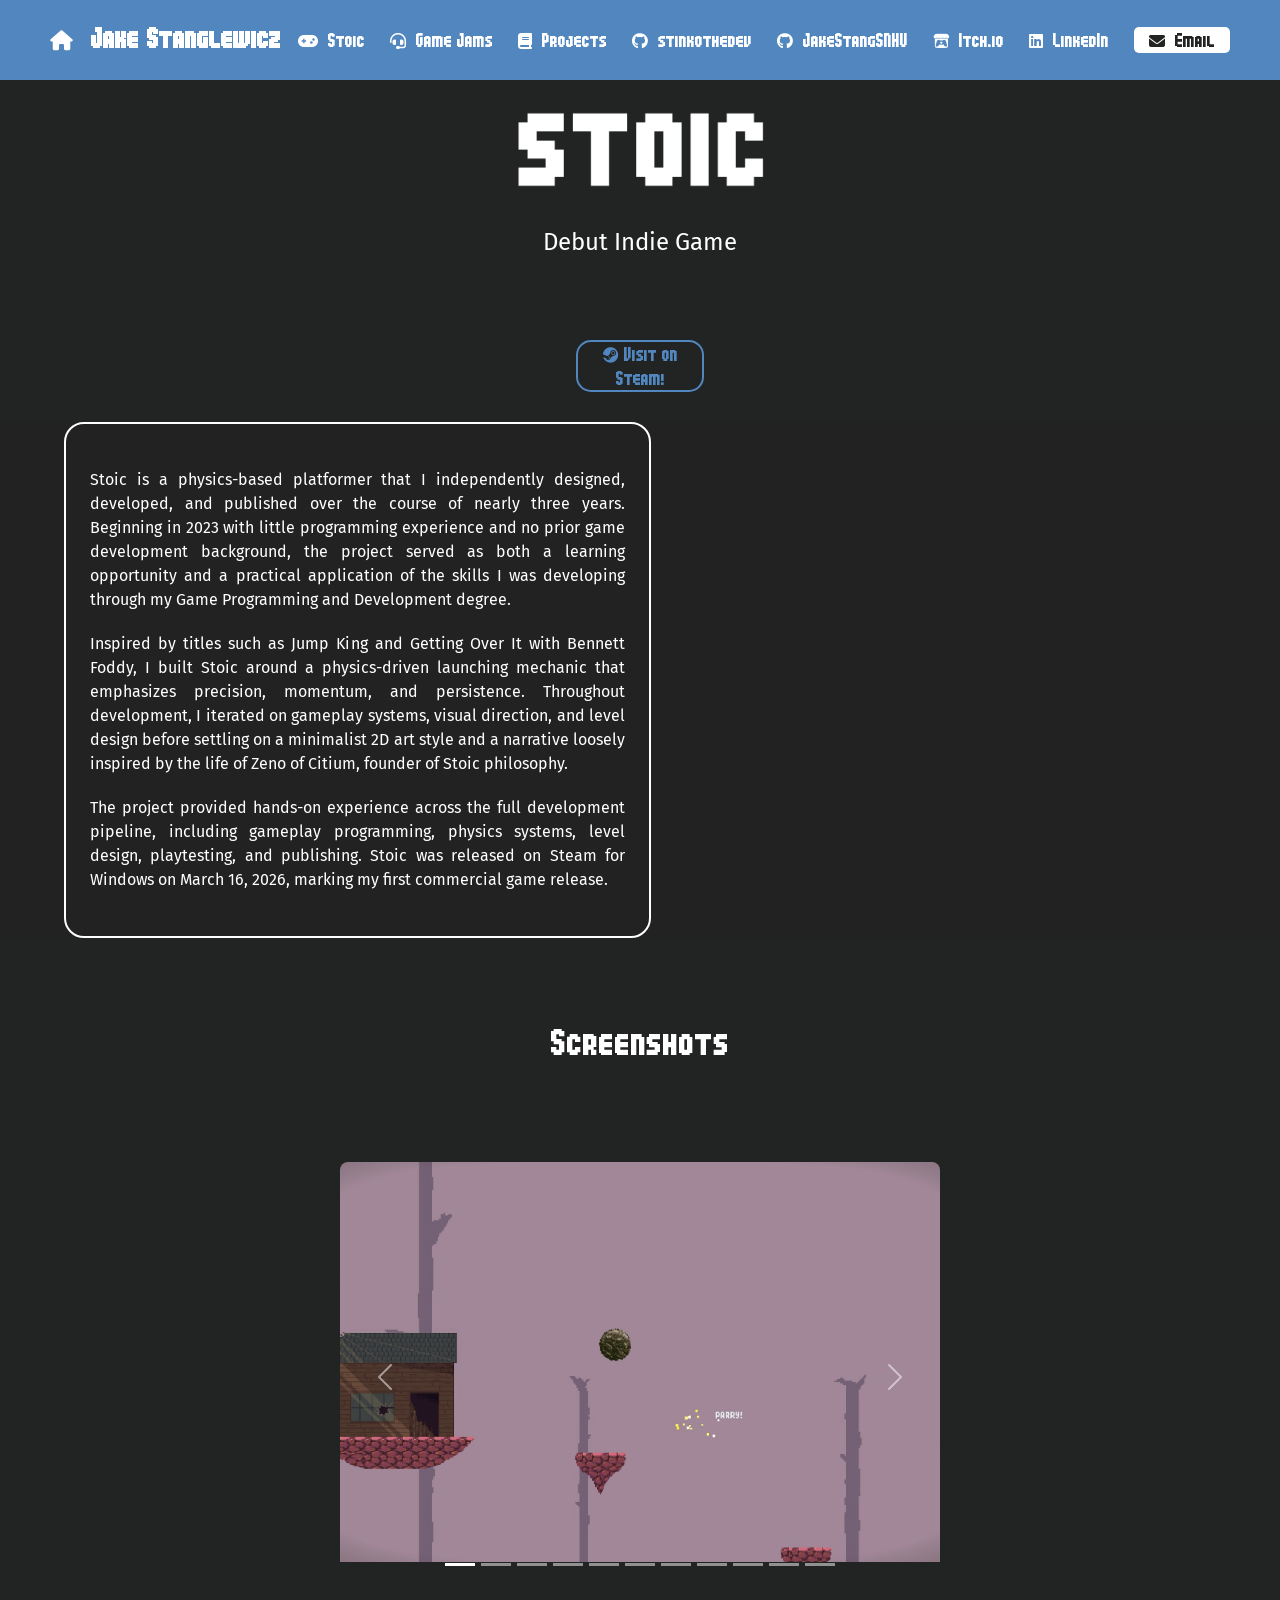
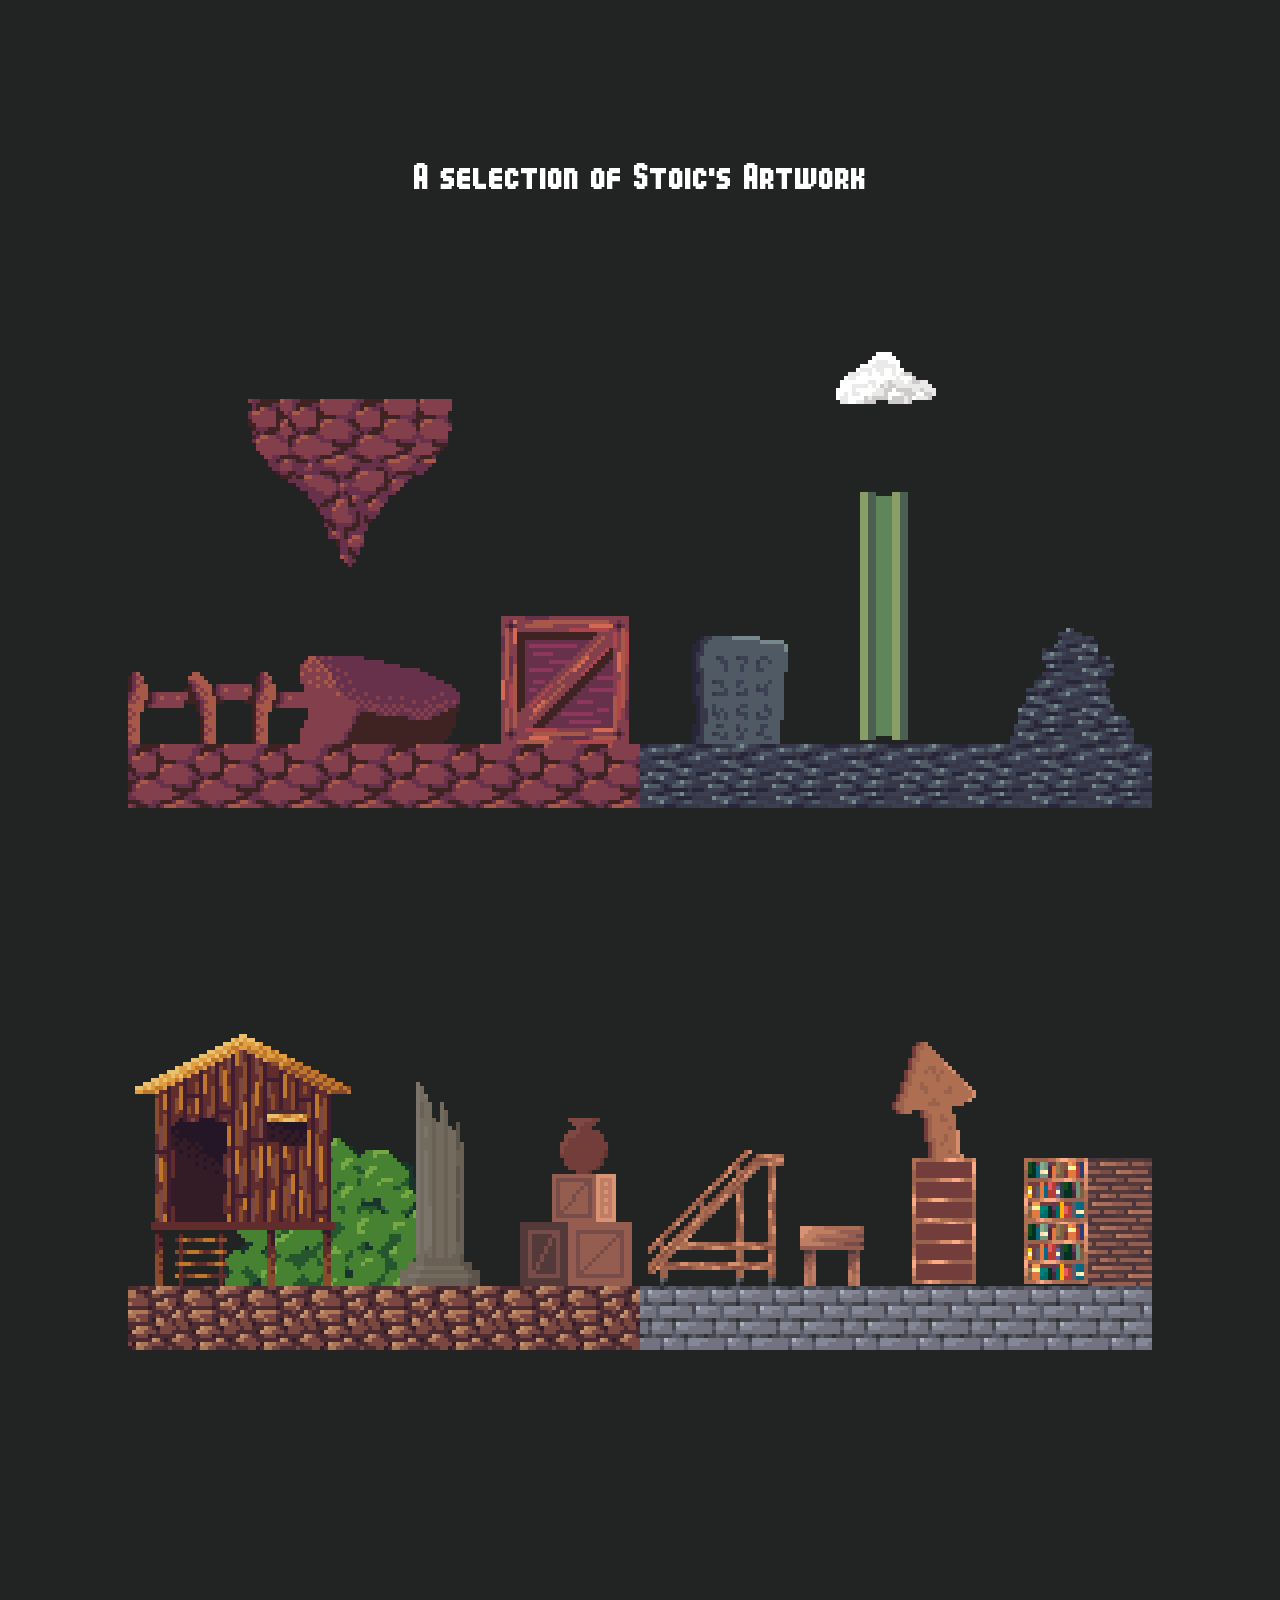
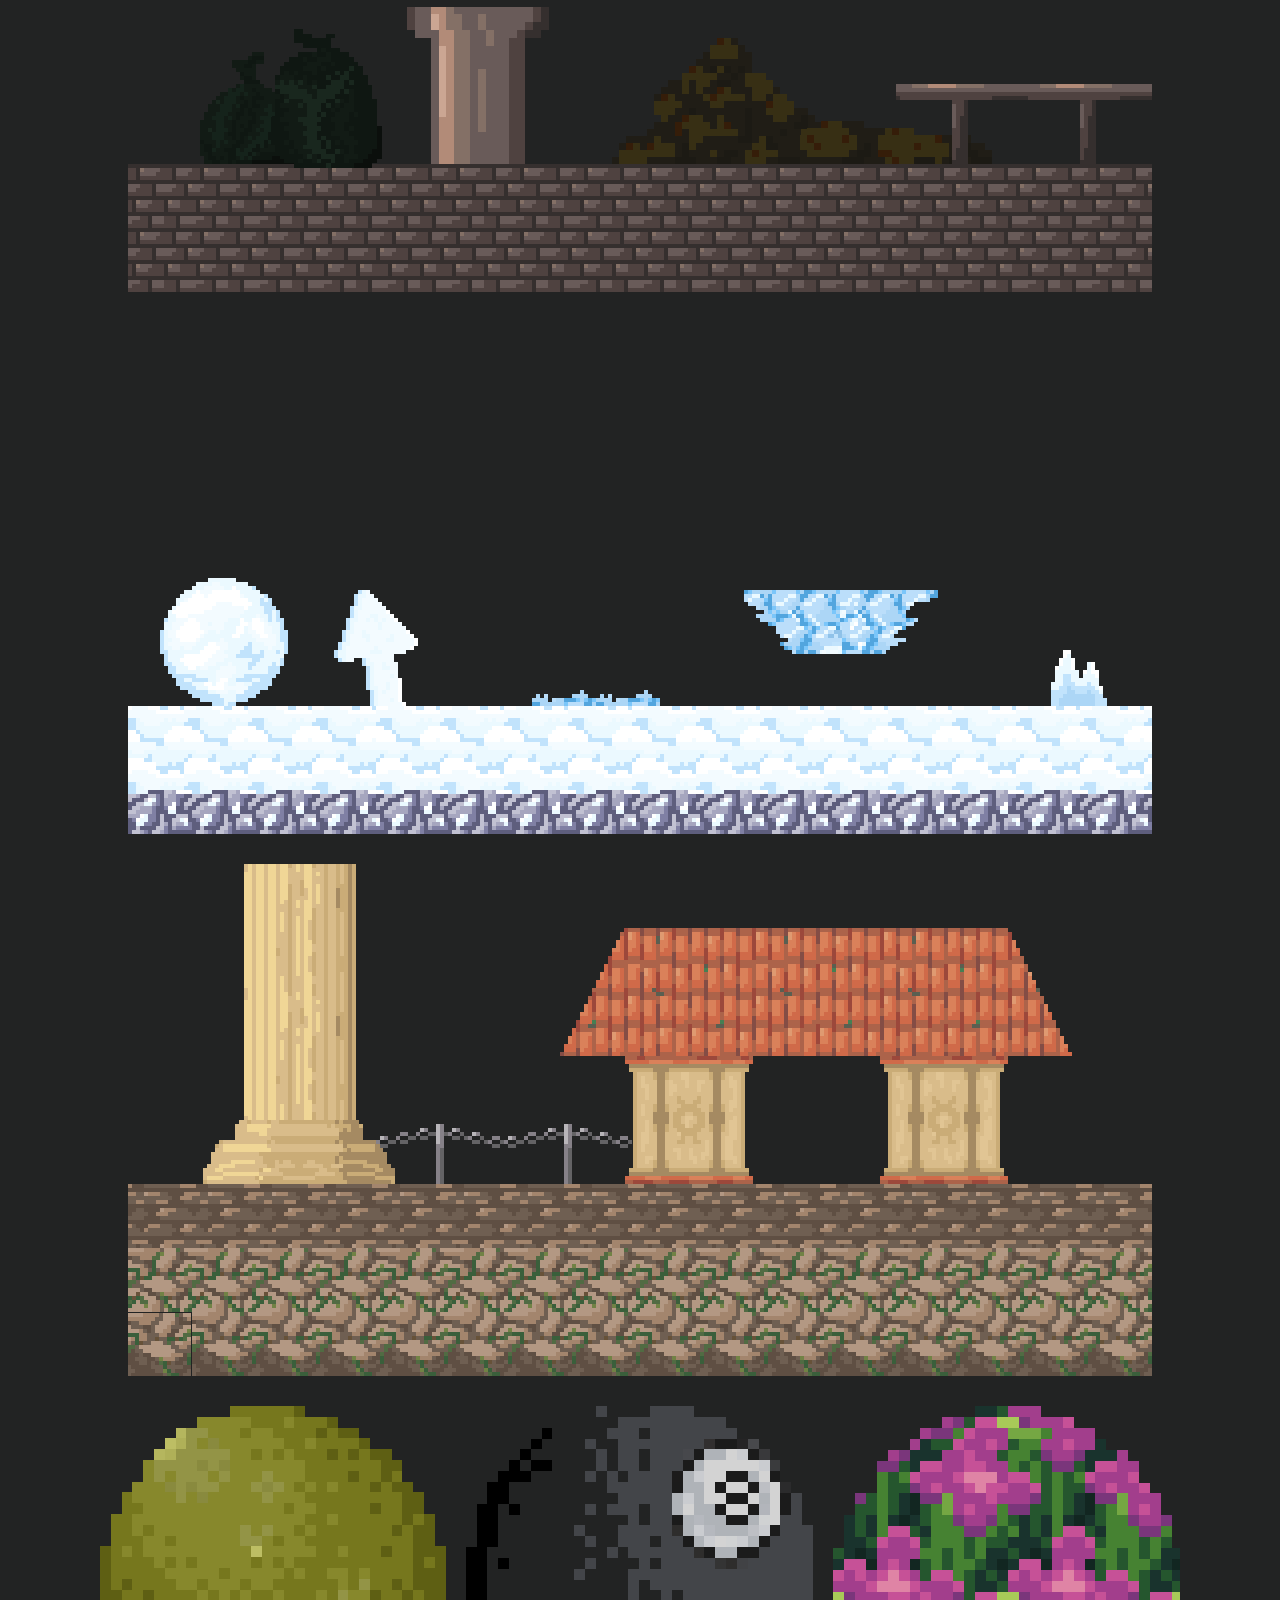
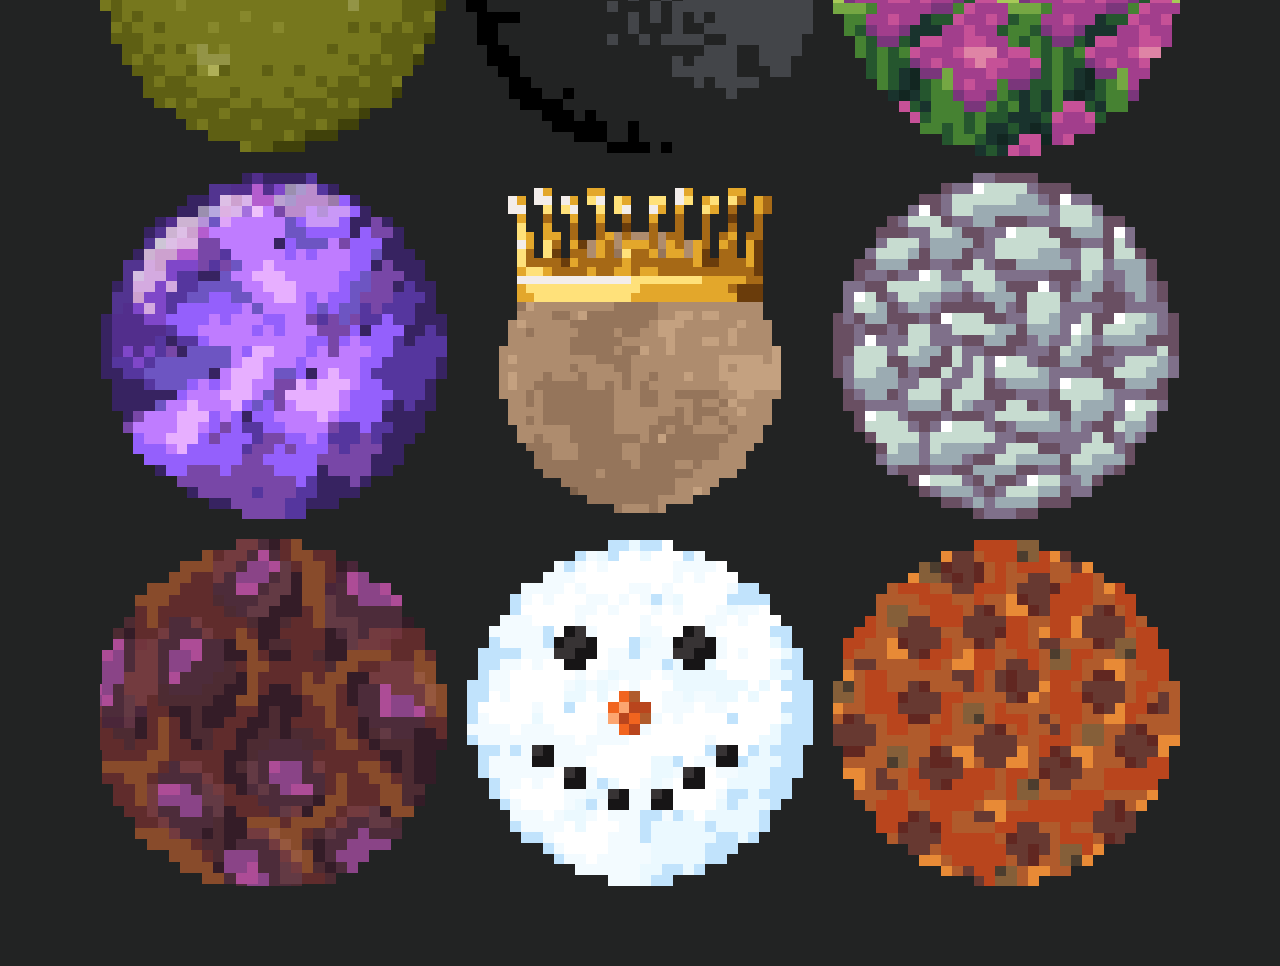
<file: stoic.html>
<!DOCTYPE html>
<html lang="en">
<head>
    <meta charset="UTF-8">
    <meta name="viewport" content="width=device-width, initial-scale=1.0">
    <meta name="description" content="Welcome to my web development and design portfolio. Check out my latest work and projects.">

    <!-- Fonts Preconnect -->
    <link rel="preconnect" href="https://fonts.googleapis.com">
    <link rel="preconnect" href="https://fonts.gstatic.com" crossorigin>
    
    <link href="https://fonts.googleapis.com/css2?family=Fira+Sans:ital,wght@0,400;0,600;1,400;1,600&display=swap" rel="stylesheet">

    <link rel="stylesheet" href="https://cdnjs.cloudflare.com/ajax/libs/font-awesome/6.5.1/css/all.min.css" integrity="sha512-DTOQO9RWCH3ppGqcWaEA1BIZOC6xxalwEsw9c2QQeAIftl+Vegovlnee1c9QX4TctnWMn13TZye+giMm8e2LwA==" crossorigin="anonymous" referrerpolicy="no-referrer" />


    <!-- 1. The Local Bootstrap Style Link -->
    <link rel="stylesheet" href="bootstrap.min.css">
    
    <!-- Your Custom Stylesheet -->
    <link rel="stylesheet" href="stoic-styles.css">

    <title>Jake Stanglewicz Portfolio</title>
</head>


<body class="body-two">
    <!--- NAVBAR 1 - TOP LINKS -->
    <nav class="stoic-nav">
        <div class="left">
            <a href="/">
                <i class="fa-solid fa-house"></i>
                Jake Stanglewicz
            </a>
        </div>

        <div class="right">

            <a href="stoic.html" target="_self" rel="noopener noreferrer">
                <i class="fa-solid fa-gamepad"></i>
                <span>Stoic</span>
            </a>

            <a href="gamejams.html" target="_self" rel="noopener noreferrer">
                <i class="fa-solid fa-headset"></i>
                <span>Game Jams</span>
            </a>

            <a href="projects.html" target="_self" rel="noopener noreferrer">
                <i class="fa-solid fa-book"></i>
                <span>Projects</span>
            </a>

            <!-- <a href="Experiences" target="_blank" rel="noopener noreferrer">
                <i class="fa-solid fa-handshake"></i>
                <span>Experiences</span>
            </a> -->

            <a href="https://github.com/stinkothedev" target="_self" rel="noopener noreferrer">
                <i class="fa-brands fa-github"></i>
                <span>stinkothedev</span>
            </a>

            <a href="https://github.com/JakeStangSNHU" target="_self" rel="noopener noreferrer">
                <i class="fa-brands fa-github"></i>
                <span>JakeStangSNHU</span>
            </a>


            <a href="https://stinkothedev.itch.io/" target="_self" rel="noopener noreferrer">
                <i class="fa-brands fa-itch-io"></i>
                <span>Itch.io</span>
            </a>

            <a href="https://www.linkedin.com/in/jake-stanglewicz-2516b224b/" target="_self" rel="noopener noreferrer">
                <i class="fa-brands fa-linkedin"></i>
                <span>LinkedIn</span>
            </a>

            <a href="mailto:jaketstang@outlook.com">
                <i class="fa-solid fa-envelope"></i>
                <span>Email</span>
            </a>

        </div>
    </nav>

    <!-- Big Title -->
     <div class="stoic-title-div">
        <img src="Images/stoic-title.png" class="stoic-title-img" alt="stoic title">
        <p> Debut Indie Game </p>
    </div>

    <div class="link-to-steam">
        <a href="https://store.steampowered.com/app/4329640/Stoic/" target="_blank" rel="noopener noreferrer">
            <i class="fa-brands fa-steam"></i>
            <span>Visit on Steam!</span>
        </a>
    </div>

    <!-- First Chunk -->
    <div class="page-wrapper">

        <!-- This is the container holding both boxes side-by-side -->
        <div class="row-container">

            <div class="box-column">
                <p> Stoic is a physics-based platformer that I independently designed, developed, and published over the course of nearly three years. 
                    Beginning in 2023 with little programming experience and no prior game development background, the project served as both a learning 
                    opportunity and a practical application of the skills I was developing through my Game Programming and Development degree.</p>

                <p></p>
                <p> Inspired by titles such as Jump King and Getting Over It with Bennett Foddy, I built Stoic around a physics-driven launching mechanic 
                    that emphasizes precision, momentum, and persistence. Throughout development, I iterated on gameplay systems, visual direction, and 
                    level design before settling on a minimalist 2D art style and a narrative loosely inspired by the life of Zeno of Citium, founder of 
                    Stoic philosophy.</p>

                <p> The project provided hands-on experience across the full development pipeline, including gameplay programming, 
                    physics systems, level design, playtesting, and publishing. Stoic was released on Steam for Windows on March 16, 2026, 
                    marking my first commercial game release.</p>
            </div>

            <div class="stoic-video">
                <iframe src="https://www.youtube.com/embed/DaLJIYB2eUs?autoplay=1&mute=1" title="YouTube video player" frameborder="0" allowfullscreen></iframe>
            </div>

        </div>
    </div>

    <!-- Second Chunk -->
    <div class="stoic-artwork-title">
        <p> Screenshots</p>
        <div id="stoicCarousel" class="carousel slide" data-bs-ride="carousel">
  
            <!-- Optional: Little Indicator bars at the bottom -->
            <div class="carousel-indicators">
                <button type="button" data-bs-target="#stoicCarousel" data-bs-slide-to="0" class="active" aria-current="true" aria-label="Slide 1"></button>
                <button type="button" data-bs-target="#stoicCarousel" data-bs-slide-to="1" aria-label="Slide 2"></button>
                <button type="button" data-bs-target="#stoicCarousel" data-bs-slide-to="2" aria-label="Slide 3"></button>
                <button type="button" data-bs-target="#stoicCarousel" data-bs-slide-to="3" aria-label="Slide 4"></button>
                <button type="button" data-bs-target="#stoicCarousel" data-bs-slide-to="4" aria-label="Slide 5"></button>
                <button type="button" data-bs-target="#stoicCarousel" data-bs-slide-to="5" aria-label="Slide 6"></button>
                <button type="button" data-bs-target="#stoicCarousel" data-bs-slide-to="6" aria-label="Slide 7"></button>
                <button type="button" data-bs-target="#stoicCarousel" data-bs-slide-to="7" aria-label="Slide 8"></button>
                <button type="button" data-bs-target="#stoicCarousel" data-bs-slide-to="8" aria-label="Slide 9"></button>
                <button type="button" data-bs-target="#stoicCarousel" data-bs-slide-to="9" aria-label="Slide 10"></button>
                <button type="button" data-bs-target="#stoicCarousel" data-bs-slide-to="10" aria-label="Slide 11"></button>
            </div>

            <!-- The Actual Slides Container -->
            <div class="carousel-inner">
                
                <!-- Slide 1 (Must have the "active" class) -->
                <div class="carousel-item active">
                <img src="Images/Stoic/screenshot1-forest.png" class="d-block w-100 carousel-custom-img" alt="First Game Screenshot">
                </div>

                <!-- Slide 2 -->
                <div class="carousel-item">
                <img src="Images/Stoic/screenshot2-forest.png" class="d-block w-100 carousel-custom-img" alt="Second Game Screenshot">
                </div>

                <!-- Slide 3 -->
                <div class="carousel-item">
                <img src="Images/Stoic/screenshot3-sewer.png" class="d-block w-100 carousel-custom-img" alt="Third Game Screenshot">
                </div>

                <!-- Slide 4 -->
                <div class="carousel-item">
                <img src="Images/Stoic/screenshot4-jungle.png" class="d-block w-100 carousel-custom-img" alt="Fourth Game Screenshot">
                </div>

                <!-- Slide 5 -->
                <div class="carousel-item">
                <img src="Images/Stoic/screenshot5-jungle.png" class="d-block w-100 carousel-custom-img" alt="Fifth Game Screenshot">
                </div>

                <!-- Slide 6 -->
                <div class="carousel-item">
                <img src="Images/Stoic/screenshot6-jungle.png" class="d-block w-100 carousel-custom-img" alt="Sixth Game Screenshot">
                </div>

                <!-- Slide 7 -->
                <div class="carousel-item">
                <img src="Images/Stoic/screenshot7-books.png" class="d-block w-100 carousel-custom-img" alt="Seventh Game Screenshot">
                </div>

                <!-- Slide 8 -->
                <div class="carousel-item">
                <img src="Images/Stoic/screenshot8-col.png" class="d-block w-100 carousel-custom-img" alt="Eighth Game Screenshot">
                </div>

                <!-- Slide 9 -->
                <div class="carousel-item">
                <img src="Images/Stoic/screenshot9-sisyphus.png" class="d-block w-100 carousel-custom-img" alt="Ninth Game Screenshot">
                </div>

                <!-- Slide 10 -->
                <div class="carousel-item">
                <img src="Images/Stoic/screenshot10-snow.png" class="d-block w-100 carousel-custom-img" alt="Tenth Game Screenshot">
                </div>

                <!-- Slide 11 -->
                <div class="carousel-item">
                <img src="Images/Stoic/screenshot11-cave.png" class="d-block w-100 carousel-custom-img" alt="Eleventh Game Screenshot">
                </div>

            </div>

            <!-- Left Navigation Arrow -->
            <button class="carousel-control-prev" type="button" data-bs-target="#stoicCarousel" data-bs-slide="prev">
                <span class="carousel-control-prev-icon" aria-hidden="true"></span>
                <span class="visually-hidden">Previous</span>
            </button>

            <!-- Right Navigation Arrow -->
            <button class="carousel-control-next" type="button" data-bs-target="#stoicCarousel" data-bs-slide="next">
                <span class="carousel-control-next-icon" aria-hidden="true"></span>
                <span class="visually-hidden">Next</span>
            </button>

        </div>


    </div>

    <!-- Third Chunk -->
    <div class="stoic-artwork-title">
        <p> A selection of Stoic's Artwork</p>
        <img src="Images/Stoic/forest-cave-array.png" alt="Forest Cave Art">
        <img src="Images/Stoic/junbgle-bookstore-array.png" alt="Jungle Bookstore Art">
        <img src="Images/Stoic/sewer-array.png" alt="Sewer Art">
        <img src="Images/Stoic/snow-array.png" alt="Snow Art">
        <img src="Images/Stoic/stoa-array.png" alt="Stoa Art">
        <img src="Images/Stoic/skins-array.png" alt="Skins Art">

    </div>



















<script src="bootstrap.bundle.min.js"></script>

</body>

</html>
</file>
<file: styles.css>
/* Effects everything */
:root {
    --text-color: #291e16;
    --link-color: #2D68C4;
    --highlight-color: #702f3e;
    --background-color: #f0e0d6;
    --background-accent: #d9ac84;
}

@font-face {
  font-family: "Tengoku";
  src: url('Fonts/Tengoku.woff2') format('woff2');
  font-size: 16px;
  line-height: 16px;
  font-weight: normal;
  font-style: normal;
  font-display: swap; /* Helps text load faster */
  -webkit-font-smoothing: none;
  -moz-osx-font-smoothing: grayscale;
  -webkit-text-size-adjust: none;
  -moz-text-size-adjust: none;
  font-smooth: 16px;
  text-rendering: crispEdges;
  text-size-adjust: none;
  filter: contrast(100.00001%);
}

/* Resets styling of every element */
* {
    margin: 0;
    padding: 0;
    box-sizing: border-box;
}

/* Changing scroll in html */
html {
    scroll-behavior: smooth;
}

/* Setting up body text */
.body-one {
    font-family: 'Tengoku', sans-serif;
    background-color: var(--background-color);

}

/* Anchor Tags */
a {
    color: var(--link-color);
    text-decoration: none;
}

/* NAVBAR */
.index-nav {
    background-color: var(--background-accent);
    display: flex;
    justify-content: space-between;
    align-items: center;
    padding: 0 40px;
    height: 80px;
}
.index-nav .left i {
    margin-right: 3px;
}

/* NAVBAR LEFT */
.index-nav .left a{
    color: var(--text-color);
    font-size: 20px;
    font-weight: 600;
}

/* NAVBAR RIGHT */
.index-nav .right a{
    color: var(--text-color);
    font-size: 14px;
    margin: 0 5px;
}

/* NAVBAR RIGHT EMAIL (technically last one) */
.index-nav .right a:last-child {
    color: var(--background-accent);
    background-color: var(--text-color);
    padding: 5px 15px;
    border-radius: 5px;
}

/* NAVBAR RIGHT EMAIL SPAN (technically the span in general) */
.index-nav .right a span {
    margin-left: 5px;
}

/* Section 1: Hero*/
.hero-section {
    display: flex;
    justify-content: space-between;
    align-items: center;
    padding: 0 50px;
    margin: 50px 0;
    gap: 100px;
    margin-bottom: 100px;
}

.hero-section .text {
    text-align: center;
    width: 50%;
    margin-left: auto;
    margin-right: auto;
}

.hero-section .text h2 {
    font-size: 42px;
    margin: 20px;
}

.hero-section .text p {
    font-family: 'Fira Sans';
    font-weight: 400;
    font-style: normal;
    text-align: justify;
    max-width: 65ch;
    line-height: 1.6;
    margin-left: auto;
    margin-right: auto;
}

.hero-section .text .links {
    margin-top: 25px;
}

.hero-section .text .links a {
    display: inline-block;
    padding: 5px 10px;
    border: 2px solid var(--link-color);
    border-radius: 5px;
    margin-right: 10px;
    margin-bottom: 10px;
    transition: .1s;
}

.hero-section .text .links a:hover {
    color: var(--text-color);
    border: 2px solid var(--text-color);
}

.headshot {
    margin-top: 60px;
    margin-bottom: 0px;
    display: flex;
    justify-content: center;
}

.headshot img {
    width: 350px;
    border-radius: 50%;
}

/* Section 2: Skills*/
.skills-section {
    padding: 0 50px;
    margin-bottom: 100px;
}

.skills-section h2 {
    text-align: center;
    font-size: 32px;
}

.skills-section .text p {
    text-align: center;
    font-size: 16px;
    color: var(--text-color);
    margin-bottom: 20px;
}

.skills-section .cells {
    display: flex;
    justify-content: center;
    flex-wrap: wrap;
    width: 50%;
    margin-left: auto;
    margin-right: auto;
}

.skills-section .cells .cell {
    font-family: 'Fira Sans';
    font-weight: 400;
    font-style: normal;
    display: flex;
    justify-content: center;
    align-items: center;
    gap: 10px;

    width: 200px;
    padding: 10px 20px;
    margin: 10px;
    border: 2px solid var(--background-accent);
    border-radius: 5px;
}


.skills-section .cells .cell img {
    width: 30px;
    height: 30px;
    object-fit: contain;
    border-radius: 2px;
}

.resume-section {
    padding: 0 50px;
    margin-bottom: 100px;
    text-align: center;
    font-size: 32px;
}

.resume-section h2 {
    padding: 60px 20px;
}

.btn-download {
    display: inline-block;
    background-color: #2563eb; /* Modern Blue */
    color: #ffffff;
    padding: 12px 24px;
    font-family: 'Fira Sans';
    font-size: 16px;
    font-weight: 400;
    text-decoration: none;
    border-radius: 6px;
    transition: background-color 0.2s ease, transform 0.1s ease;
}

.btn-download:hover {
    background-color: #1d4ed8;
}

.btn-download:active {
    transform: scale(0.98);
}



/* Section 3: Stuff*/
.pages-section {
    padding: 0 50px;
    margin-bottom: 100px;
}

.pages-section h1 {
    text-align: center;
    font-size: 32px;
}

.pages-section .cells {
    display: flex;
    justify-content: center;
    flex-wrap: wrap;
    margin: 20px;
}

.pages-section .cells .card {
    margin: 20px;
}

.pages-section .cells .card p {
    font-family: 'Fira Sans';
}

.pages-section .cells .card a {
    font-family: 'Fira Sans';
}

.card-img-top {
  border-top-left-radius: 0.375rem;  /* Adjust this value to match your card */
  border-top-right-radius: 0.375rem;
  border-bottom-left-radius: 0.375rem;
  border-bottom-right-radius: 0.375rem;
}


/* Section 4: Contact*/
.contact-section {
    padding: 0 50px;
    margin-bottom: 300px;

}

.contact-section h2 {
    text-align: center;
    font-size: 35px;
}

.contact-section .group {
    gap: 50px;
    width: 800px;
    margin-left: auto;
    margin-right: auto;

}

.contact-section .group p {
    font-family: 'Fira Sans';
    text-align: center;
    padding: 25px 25px;
    font-size: 20px;
}





.contact-section .group form button:hover {
    filter: brightness(.8);
}

.footer {
    display: flex;
    flex-direction: column;
    justify-content: center;
    align-items: center;
}

.footer p {
    font-family: 'Fira Sans';
}

/* Tablet View (Max-width: 992px) */
@media (max-width: 992px) {
    .index-nav {
        padding: 0 20px;
    }

    .hero-section {
        flex-direction: column-reverse;
        gap: 40px;
        padding: 0 20px;
        margin: 30px 0;
    }

    .hero-section .text {
        width: 100%;
    }

    .skills-section .cells {
        width: 80%;
    }

    .contact-section .group {
        width: 100%;
        flex-direction: column;
        gap: 20px;
    }
}

/* Mobile View (Max-width: 768px) */
@media (max-width: 768px) {
    .index-nav {
        height: 60px;
        padding: 0 15px;
    }

    /* Hide text labels in navbar, leaving only icons visible */
    .index-nav .left a {
        font-size: 0px; 
    }
    .index-nav .left a i {
        font-size: 20px; 
    }

    .index-nav .right a {
        font-size: 0px; 
        margin: 0 4px;
    }
    .index-nav .right a i {
        font-size: 18px; 
    }

    /* Fixed email button cropping: reset padding/dimensions 
    so it shapes around the icon */
    .index-nav .right a:last-child {
        padding: 8px 10px;
        font-size: 0px;
        display: inline-flex;
        align-items: center;
        justify-content: center;
        border-radius: 5px;
    }
    .index-nav .right a:last-child i {
        font-size: 16px;
        margin: 0;
    }
    .index-nav .right a:last-child span {
        display: none; /* ensures inner text span doesn't take up layout space */
    }

    .hero-section .text h2 {
        font-size: 32px;
    }

    .headshot img {
        width: 260px;
    }

    .skills-section .cells {
        width: 100%;
    }

    .skills-section .cells .cell {
        width: 100%;
        max-width: 280px;
    }

    .contact-section {
        padding: 0 20px;
        margin-bottom: 150px;
    }
}

/* Small Mobile View (Max-width: 480px) */
@media (max-width: 480px) {
    .hero-section .text h2 {
        font-size: 26px;
    }

    .hero-section .text p {
        font-size: 14px;
        text-align: left;
    }

    .headshot img {
        width: 200px;
    }
}
</file>
<file: gamejams-styles.css>
:root {
    --gj-navbar-color: #ffa7a5;
    --gj-background-color: #ffe7d6;
    --gj-text-color: #73464c;
    --gj-link-color: #72dcbb;
}

@font-face {
  font-family: "GrapeSoda";
  src: url('Fonts/GrapeSoda.woff2') format('woff2');
  font-size: 16px;
  line-height: 16px;
  font-weight: normal;
  font-style: normal;
  font-display: swap; /* Helps text load faster */
  -webkit-font-smoothing: none;
  -moz-osx-font-smoothing: grayscale;
  -webkit-text-size-adjust: none;
  -moz-text-size-adjust: none;
  font-smooth: 16px;
  text-rendering: crispEdges;
  text-size-adjust: none;
  filter: contrast(100.00001%);
}



/* Resets styling of every element */
* {
    margin: 0;
    padding: 0;
    box-sizing: border-box;
}

/* Changing scroll in html */
html {
    scroll-behavior: smooth;
}

/* Anchor Tags */
a {
    color: var(--gj-link-color);
    text-decoration: none;
}

/* Setting up body text */
.body-three {
    font-family: 'Fira Sans';
    font-weight: 400;
    font-style: normal;
    background-color: var(--gj-background-color);
    padding-bottom: 200px;

}

/* NAVBAR */
.gj-nav {
    font-family: 'GrapeSoda';
    background-color: var(--gj-navbar-color);
    display: flex;
    justify-content: space-between;
    align-items: center;
    padding: 0 40px;
    height: 80px;
}

.gj-nav .left i {
    color: var(--gj-text-color);
    font-size: 20px;
    padding: 10px;
}

/* NAVBAR LEFT */
.gj-nav .left a{
    color: var(--gj-text-color);
    font-size: 32px;
    font-weight: 600;
}

/* NAVBAR RIGHT */
.gj-nav .right a{
    color: var(--gj-text-color);
    font-size: 20px;
    margin: 0 5px;
}

/* NAVBAR RIGHT EMAIL (technically last one) */
.gj-nav .right a:last-child {
    color: var(--gj-background-color);
    background-color: var(--gj-text-color);
    padding: 5px 15px;
    border-radius: 5px;
}

/* NAVBAR RIGHT EMAIL SPAN (technically the span in general) */
.gj-nav .right a span {
    margin-left: 5px;
}


.gamejams-title {
    text-align: center;
    font-family: 'GrapeSoda';
    color: var(--gj-text-color);
}

.gamejams-title h1 {
    margin: 20px;
    font-size: 120px;
}

.chuckchuck-section {
    margin-top: 50px;
    margin-bottom: 50px;
}

.pangotango-section {
    margin-top: 50px;
    margin-bottom: 50px;
}

.finwalkers-section {
    margin-top: 50px;
    margin-bottom: 50px;
}


.chuckchuck-section img {
    width: 600px;
}

.pangotango-section img {
    width: 600px;
}

.finwalkers-section img {
    width: 600px;
}

.chuckchuck-section .chuckchuck-stack {
    display: flex;
    flex-direction: column;
    align-items: center;
    gap: 1.5rem;

}

.finwalkers-section .finwalkers-stack {
    display: flex;
    flex-direction: column;
    align-items: center;
    gap: 1.5rem;

}

.pangotango-section .pangotango-stack {
    display: flex;
    flex-direction: column;
    align-items: center;
    gap: 1.5rem;

}

/* Tablet View (Max-width: 992px) */
@media (max-width: 992px) {
    .gj-nav {
        padding: 0 20px;
    }

    .gamejams-title h1 {
        font-size: 80px;
    }

    .chuckchuck-section img, 
    .pangotango-section img, 
    .finwalkers-section img {
        max-width: 80%;
        width: auto;
        height: auto;
    }
}

/* Mobile View (Max-width: 768px) */
@media (max-width: 768px) {
    .gj-nav {
        height: 60px;
        padding: 0 15px;
    }

    /* Hide text labels in navbar, leaving only icons visible */
    .gj-nav .left a {
        font-size: 0px; 
    }
    .gj-nav .left a i {
        font-size: 20px; 
        padding: 0;
    }

    .gj-nav .right a {
        font-size: 0px; 
        margin: 0 4px;
    }
    .gj-nav .right a i {
        font-size: 18px; 
    }

    /* Fixed email button cropping: reset padding/dimensions 
    so it shapes around the icon */
    .gj-nav .right a:last-child {
        padding: 8px 10px;
        font-size: 0px;
        display: inline-flex;
        align-items: center;
        justify-content: center;
        border-radius: 5px;
    }
    .gj-nav .right a:last-child i {
        font-size: 16px;
        margin: 0;
    }
    .gj-nav .right a:last-child span {
        display: none;
    }

    .gamejams-title h1 {
        font-size: 50px;
        margin: 15px;
    }

    .chuckchuck-section img, 
    .pangotango-section img, 
    .finwalkers-section img {
        max-width: 90%;
        width: auto;
        height: auto;
    }
}

/* Small Mobile View (Max-width: 480px) */
@media (max-width: 480px) {
    .gamejams-title h1 {
        font-size: 38px;
        margin: 10px;
    }

    .chuckchuck-section img, 
    .pangotango-section img, 
    .finwalkers-section img {
        max-width: 95%;
        width: auto;
        height: auto;
    }
}
</file>
<file: projects-styles.css>
:root {
    --proj-text-color: #2d2144;
    --proj-link-color: #2D68C4;
    --proj-highlight-color: #f5554a;
    --proj-background-color: #f7f7ea;
    --proj-navbar-color: #2d2144;
    --proj-navbar-text-color: #f7f7ea;
}

* {
    margin: 0;
    padding: 0;
    box-sizing: border-box;
}

@font-face {
  font-family: "Pixelta";
  src: url('Fonts/Pixelta.woff2') format('woff2');
  font-weight: normal;
  font-style: normal;
  font-display: swap; /* Helps text load faster */
  -webkit-font-smoothing: none;
  -moz-osx-font-smoothing: grayscale;
  font-smooth: none;
  text-rendering: crispEdges;
}

/* Changing scroll in html */
html {
    scroll-behavior: smooth;
}

/* Setting up body text */
.body-four {
    font-family: 'Pixelta', sans-serif;
    background-color: var(--proj-background-color);

}

/* Anchor Tags */
a {
    color: var(--proj-link-color);
    text-decoration: none;
}

/* NAVBAR */
.projects-nav {
    background-color: var(--proj-navbar-color);
    display: flex;
    justify-content: space-between;
    align-items: center;
    padding: 0 40px;
    height: 80px;
}

.projects-nav .left i {
    font-size: 20px;
    padding: 10px;
}

/* NAVBAR LEFT */
.projects-nav .left a{
    color: var(--proj-navbar-text-color);
    font-size: 32px;
    font-weight: 600;
}

/* NAVBAR RIGHT */
.projects-nav .right a{
    color: var(--proj-navbar-text-color);
    font-size: 16px;
    margin: 0 10px;
}

/* NAVBAR RIGHT EMAIL (technically last one) */
.projects-nav .right a:last-child {
    color: var(--proj-background-color);
    background-color: var(--proj-highlight-color);
    padding: 5px 15px;
    border-radius: 5px;
}

/* NAVBAR RIGHT EMAIL SPAN (technically the span in general) */
.projects-nav .right a span {
    margin-left: 5px;
}

.projects-title {
    display: flex;
    text-align: center;
    align-items: center;
    justify-content: center;
    margin: 100px 0px;
    font-family: 'Pixelta';
    color: var(--gj-text-color);
}

.projects-title h1 {
    font-size: 50px;
}

/* Locks every carousel image to a uniform height and crops them cleanly */
.carousel-item img {
  height: 400px;         /* Change this value to make the frame taller or shorter */
  object-fit: cover;     /* Automatically crops mismatched images to fill the space */
  object-position: center; /* Centers the crop so it focuses on the middle of your screenshots */
}

.text-muted {
    font-family: 'Fira Sans';
}

/* Tablet View (Max-width: 992px) */
@media (max-width: 992px) {
    .projects-nav {
        padding: 0 20px;
    }

    .projects-title h1 {
        font-size: 40px;
    }

    .carousel-item img {
        height: 320px;
    }
}

/* Mobile View (Max-width: 768px) */
@media (max-width: 768px) {
    .projects-nav {
        height: 60px;
        padding: 0 15px;
    }

    /* Hide text labels in navbar, leaving only icons visible */
    .projects-nav .left a {
        font-size: 0px; 
    }
    .projects-nav .left a i {
        font-size: 20px; 
        padding: 0;
    }

    .projects-nav .right a {
        font-size: 0px; 
        margin: 0 4px;
    }
    .projects-nav .right a i {
        font-size: 18px; 
    }

    /* Fixed email button cropping: reset padding/dimensions 
    so it shapes around the icon */
    .projects-nav .right a:last-child {
        padding: 8px 10px;
        font-size: 0px;
        display: inline-flex;
        align-items: center;
        justify-content: center;
        border-radius: 5px;
    }
    .projects-nav .right a:last-child i {
        font-size: 16px;
        margin: 0;
    }
    .projects-nav .right a:last-child span {
        display: none;
    }

    .projects-title {
        margin: 50px 0px;
    }

    .projects-title h1 {
        font-size: 32px;
    }

    .carousel-item img {
        height: 240px;
    }
}

/* Small Mobile View (Max-width: 480px) */
@media (max-width: 480px) {
    .projects-title h1 {
        font-size: 26px;
    }

    .carousel-item img {
        height: 190px;
    }
}
</file>
<file: stoic-styles.css>
:root {
    --stoic-navbar-color: #5187be;
    --stoic-background-color: #222323;
    --stoic-text-color: #ffffff;
    --stoic-link-color: #b63c35;
}

@font-face {
  font-family: "Stoic";
  src: url('Fonts/04b_25__.woff2') format('woff2');
  font-size: 16px;
  line-height: 16px;
  font-weight: normal;
  font-style: normal;
  font-display: swap; /* Helps text load faster */
  -webkit-font-smoothing: none;
  -moz-osx-font-smoothing: grayscale;
  -webkit-text-size-adjust: none;
  -moz-text-size-adjust: none;
  font-smooth: 16px;
  text-rendering: crispEdges;
  text-size-adjust: none;
  filter: contrast(100.00001%);
}

/* Resets styling of every element */
* {
    margin: 0;
    padding: 0;
    box-sizing: border-box;
}

/* Changing scroll in html */
html {
    scroll-behavior: smooth;
}

/* Anchor Tags */
a {
    color: var(--stoic-link-color);
    text-decoration: none;
}


/* EVERYTHING ABOVE IS MOSTLY STANDARD FOR ALL CSS FILES */

/* Setting up body text */
.body-two {
    font-family: 'Stoic', sans-serif;
    background-color: var(--stoic-background-color);
    text-align: center;
    
}

.body-two p {
    color: var(--stoic-text-color);
}

.page-two {
    background-color: var(--stoic-background-color);
}


/* NAVBAR */
.stoic-nav {
    background-color: var(--stoic-navbar-color);
    display: flex;
    justify-content: space-between;
    align-items: center;
    padding: 0 40px;
    height: 80px;
}

.stoic-nav .left i {
    color: var(--stoic-text-color);
    font-size: 20px;
    padding: 10px;
}

/* NAVBAR LEFT */
.stoic-nav .left a{
    color: var(--stoic-text-color);
    font-size: 24px;
    font-weight: 600;
}

/* NAVBAR RIGHT */
.stoic-nav .right a{
    color: var(--stoic-text-color);
    font-size: 16px;
    margin: 0 10px;
}

.stoic-nav .right a:last-child {
    color: var(--stoic-background-color);
    background-color: var(--stoic-text-color);
    padding: 5px 15px;
    border-radius: 5px;
}

.stoic-nav .right a span {
    margin-left: 5px;
}

.stoic-title-div {
    text-align: center;
}

.stoic-title-div .stoic-title-img {
    width: 20%;
    height: auto;
}

.stoic-title-div p {
    font-family: 'Fira Sans';
    font-size: 24px;
    font-weight: 400;
    font-style: normal;
    margin-bottom: 80px
}

.link-to-steam {
    color: var(--stoic-navbar-color);
    width: 10%;
    margin: 30px auto;
    border: 2px solid var(--stoic-navbar-color);
    border-radius: 15px;
}

.link-to-steam span {
    color: var(--stoic-navbar-color);
}

.link-to-steam i {
    color: var(--stoic-navbar-color);
}

/* Centers the row vertically and horizontally on the viewport */
.page-wrapper {
  display: flex;
  justify-content: center;
  align-items: center;
  
  background-color: #222; /* Matches your dark background */
}

/* The horizontal flex row containing the two blocks */
.row-container {
  display: flex;
  align-items: center;
  justify-content: center;
  gap: 30px;        /* Controls the exact distance between the two boxes */
  width: 90%;       /* Prevents the boxes from touching the screen edges */
  max-width: 1200px; /* Limits the overall width so text doesn't stretch too thin */
}

/* The magic step: Forces both boxes to have the exact same size */
.box-column {
  flex: 1;          /* Distributes space completely evenly (50% / 50%) */
  
  /* Optional: Adds styling to match your box drawing layout */
  border: 2px solid white; 
  border-radius: 20px;
  padding: 24px;
  color: white;
}

.stoic-video {
    flex: 1; 
    margin-top: 0px;
}

.box-column p {
    font-family: 'Fira Sans';
    font-weight: 400;
    font-style: normal;
    text-align: justify;
    max-width: 65ch;
    margin: 20px 0;
}

.stoic-artwork-title p {
    padding: 80px 0;
    font-size: 32px;
}

/* Constrain the outer Bootstrap frame box */
#stoicCarousel {
  width: 100%;
  max-width: 600px;     /* Set your desired width limit */
  margin: 0 auto;       /* Centers it in the column */
  border-radius: 8px;
  overflow: hidden;
}

/* Force the Bootstrap images to crop cleanly to a fixed height */
.carousel-custom-img {
  height: 400px;        /* Set your desired height limit */
  object-fit: cover;    /* Crops the images seamlessly without stretching */
}

.stoic-artwork-title {
    margin-bottom: 80px;
}
.stoic-artwork-title img {
    margin: 0 auto;
    margin-bottom: 30px;
    display: block;
}

.stoic-video {
  position: relative;
  width: 100%;
  max-width: 800px; /* Optional: Sets a maximum size for desktop screens */
  aspect-ratio: 16 / 9; /* Maintains perfect video proportions */
}

.stoic-video iframe {
  position: absolute;
  top: 0;
  left: 0;
  width: 100%;
  height: 100%;
}

/* Tablet View (Max-width: 992px) */
@media (max-width: 992px) {
    .stoic-nav {
        padding: 0 20px;
    }

    .row-container {
        flex-direction: column;
        gap: 40px;
        width: 90%;
    }

    .stoic-title-div .stoic-title-img {
        width: 40%;
    }

    .link-to-steam {
        width: 30%;
    }

    .stoic-artwork-title img {
        max-width: 80%;
        height: auto;
    }
}

/* Mobile View (Max-width: 768px) */
@media (max-width: 768px) {
    .stoic-nav {
        height: 60px;
        padding: 0 15px;
    }

    /* Hide text labels in navbar, leaving only icons visible */
    .stoic-nav .left a {
        font-size: 0px; 
    }
    .stoic-nav .left a i {
        font-size: 20px; 
        padding: 0;
    }

    .stoic-nav .right a {
        font-size: 0px; 
        margin: 0 4px;
    }
    .stoic-nav .right a i {
        font-size: 18px; 
    }

    /* Fixed email button cropping: reset padding/dimensions 
    so it shapes around the icon */
    .stoic-nav .right a:last-child {
        padding: 8px 10px;
        font-size: 0px;
        display: inline-flex;
        align-items: center;
        justify-content: center;
        border-radius: 5px;
    }
    .stoic-nav .right a:last-child i {
        font-size: 16px;
        margin: 0;
    }
    .stoic-nav .right a:last-child span {
        display: none;
    }

    .stoic-title-div .stoic-title-img {
        width: 60%;
    }

    .link-to-steam {
        width: 50%;
    }

    .stoic-artwork-title img {
        max-width: 90%;
        height: auto;
    }

    .carousel-custom-img {
        height: 280px;
    }

    #stoicCarousel {
        max-width: 90%;
    }
}

/* Small Mobile View (Max-width: 480px) */
@media (max-width: 480px) {
    .stoic-title-div .stoic-title-img {
        width: 80%;
    }

    .stoic-title-div p {
        font-size: 18px;
        margin-bottom: 40px;
    }

    .link-to-steam {
        width: 70%;
    }

    .stoic-artwork-title img {
        max-width: 100%;
        height: auto;
    }

    .carousel-custom-img {
        height: 220px;
    }
}
</file>
